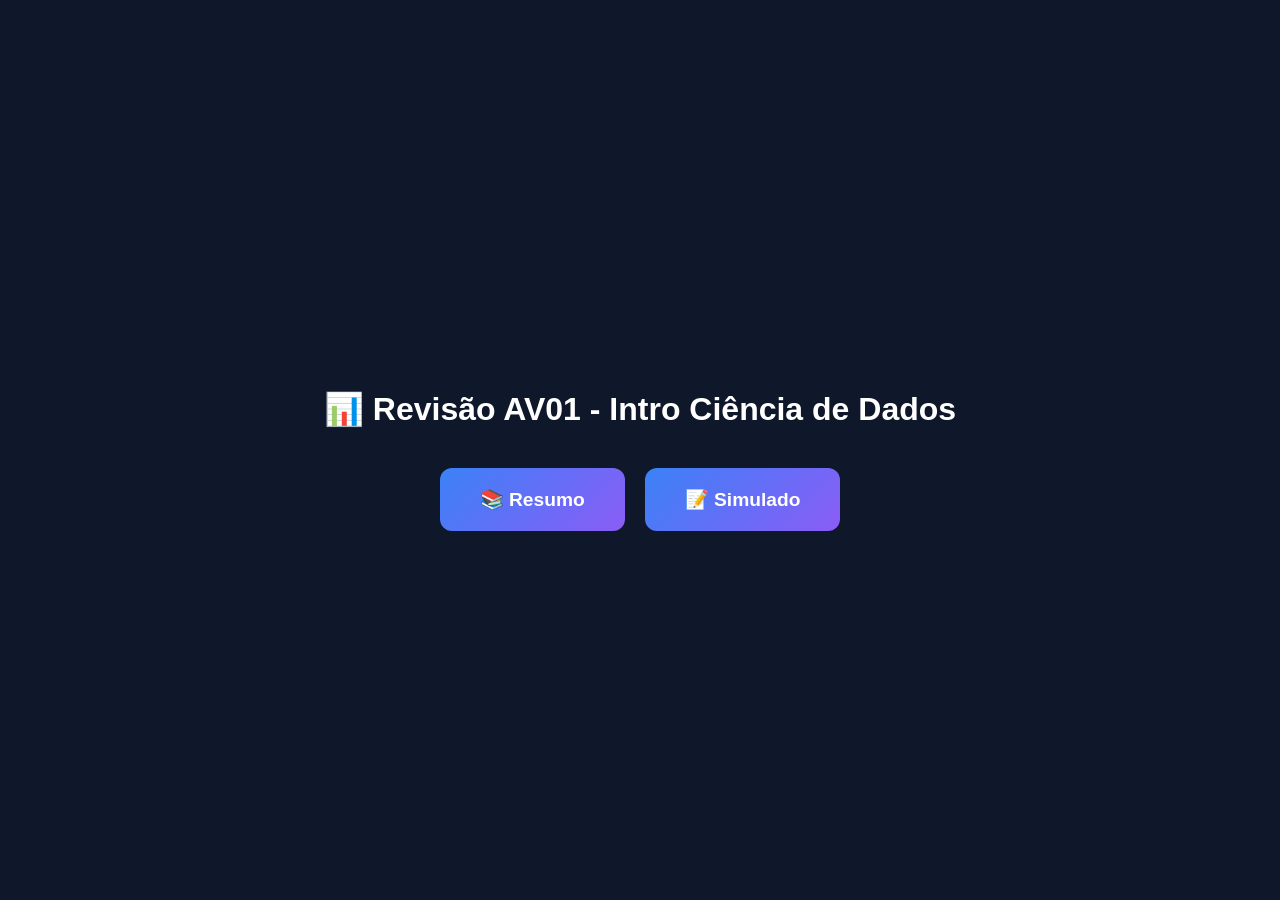
<file: index.html>
<!DOCTYPE html>
<html lang="pt-BR">
<head>
    <meta charset="UTF-8">
    <meta name="viewport" content="width=device-width, initial-scale=1.0">
    <title>Revisão AV01 - Intro Ciência de Dados</title>
    <style>
        body {
            font-family: sans-serif;
            display: flex;
            flex-direction: column;
            align-items: center;
            justify-content: center;
            min-height: 100vh;
            margin: 0;
            background: #0f172a;
            color: white;
        }
        h1 { margin-bottom: 40px; font-size: 2rem; }
        .links { display: flex; gap: 20px; }
        a {
            padding: 20px 40px;
            border-radius: 12px;
            text-decoration: none;
            font-size: 1.2rem;
            font-weight: bold;
            color: white;
            background: linear-gradient(135deg, #3b82f6, #8b5cf6);
            transition: transform 0.2s;
        }
        a:hover { transform: translateY(-4px); }
    </style>
</head>
<body>
    <h1>📊 Revisão AV01 - Intro Ciência de Dados</h1>
    <div class="links">
        <a href="resumo/resumo.html">📚 Resumo</a>
        <a href="simulado/">📝 Simulado</a>
    </div>
</body>
</html>
</file>
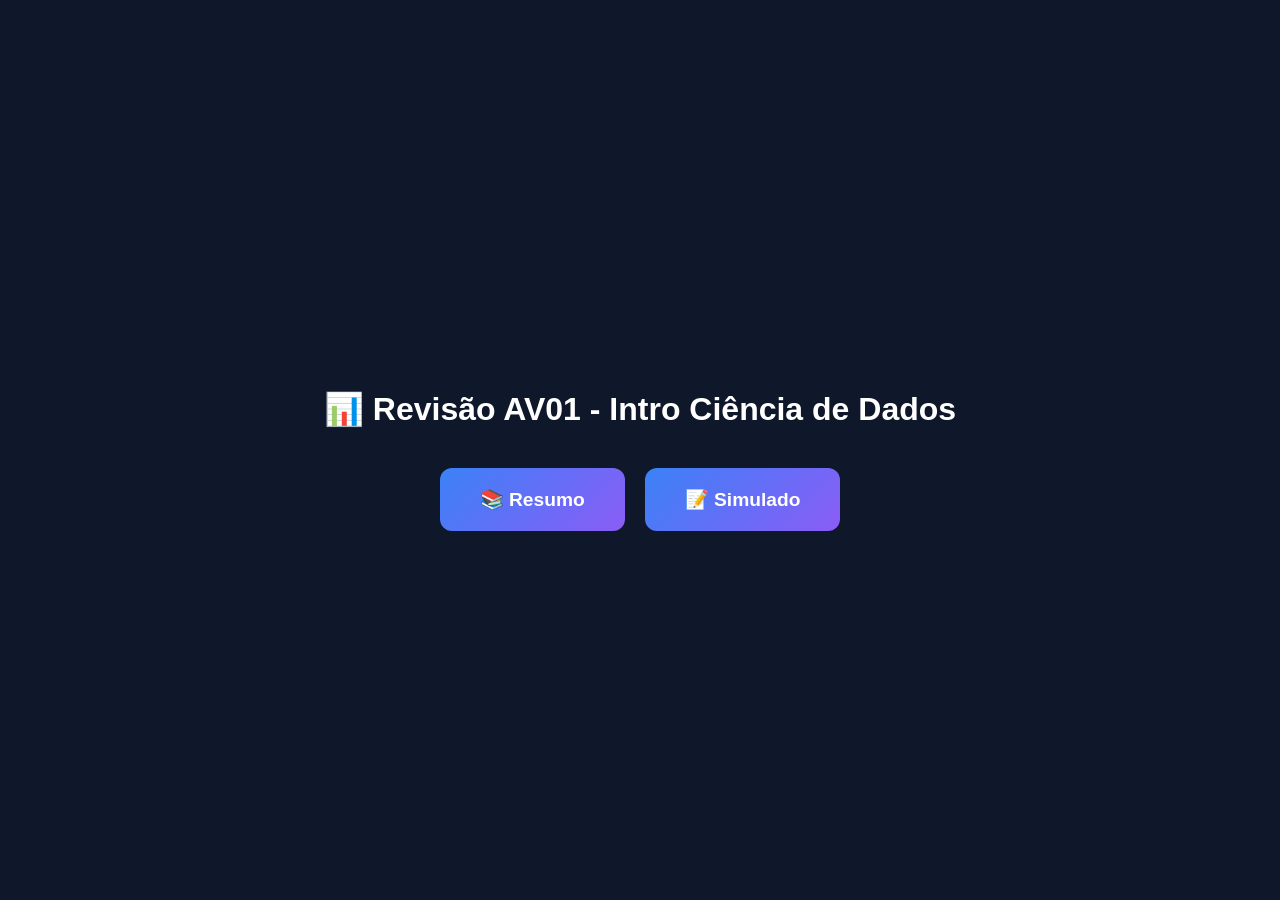
<file: resumo/index.html>
<!DOCTYPE html>
<html lang="pt-BR">
<head>
    <meta charset="UTF-8">
    <meta name="viewport" content="width=device-width, initial-scale=1.0">
    <title>Revisão AV01 - Intro Ciência de Dados</title>
    <style>
        body {
            font-family: sans-serif;
            display: flex;
            flex-direction: column;
            align-items: center;
            justify-content: center;
            min-height: 100vh;
            margin: 0;
            background: #0f172a;
            color: white;
        }
        h1 { margin-bottom: 40px; font-size: 2rem; }
        .links { display: flex; gap: 20px; }
        a {
            padding: 20px 40px;
            border-radius: 12px;
            text-decoration: none;
            font-size: 1.2rem;
            font-weight: bold;
            color: white;
            background: linear-gradient(135deg, #3b82f6, #8b5cf6);
            transition: transform 0.2s;
        }
        a:hover { transform: translateY(-4px); }
    </style>
</head>
<body>
    <h1>📊 Revisão AV01 - Intro Ciência de Dados</h1>
    <div class="links">
        <a href="resumo.html">📚 Resumo</a>
        <a href="simulado/">📝 Simulado</a>
    </div>
</body>
</html>
</file>
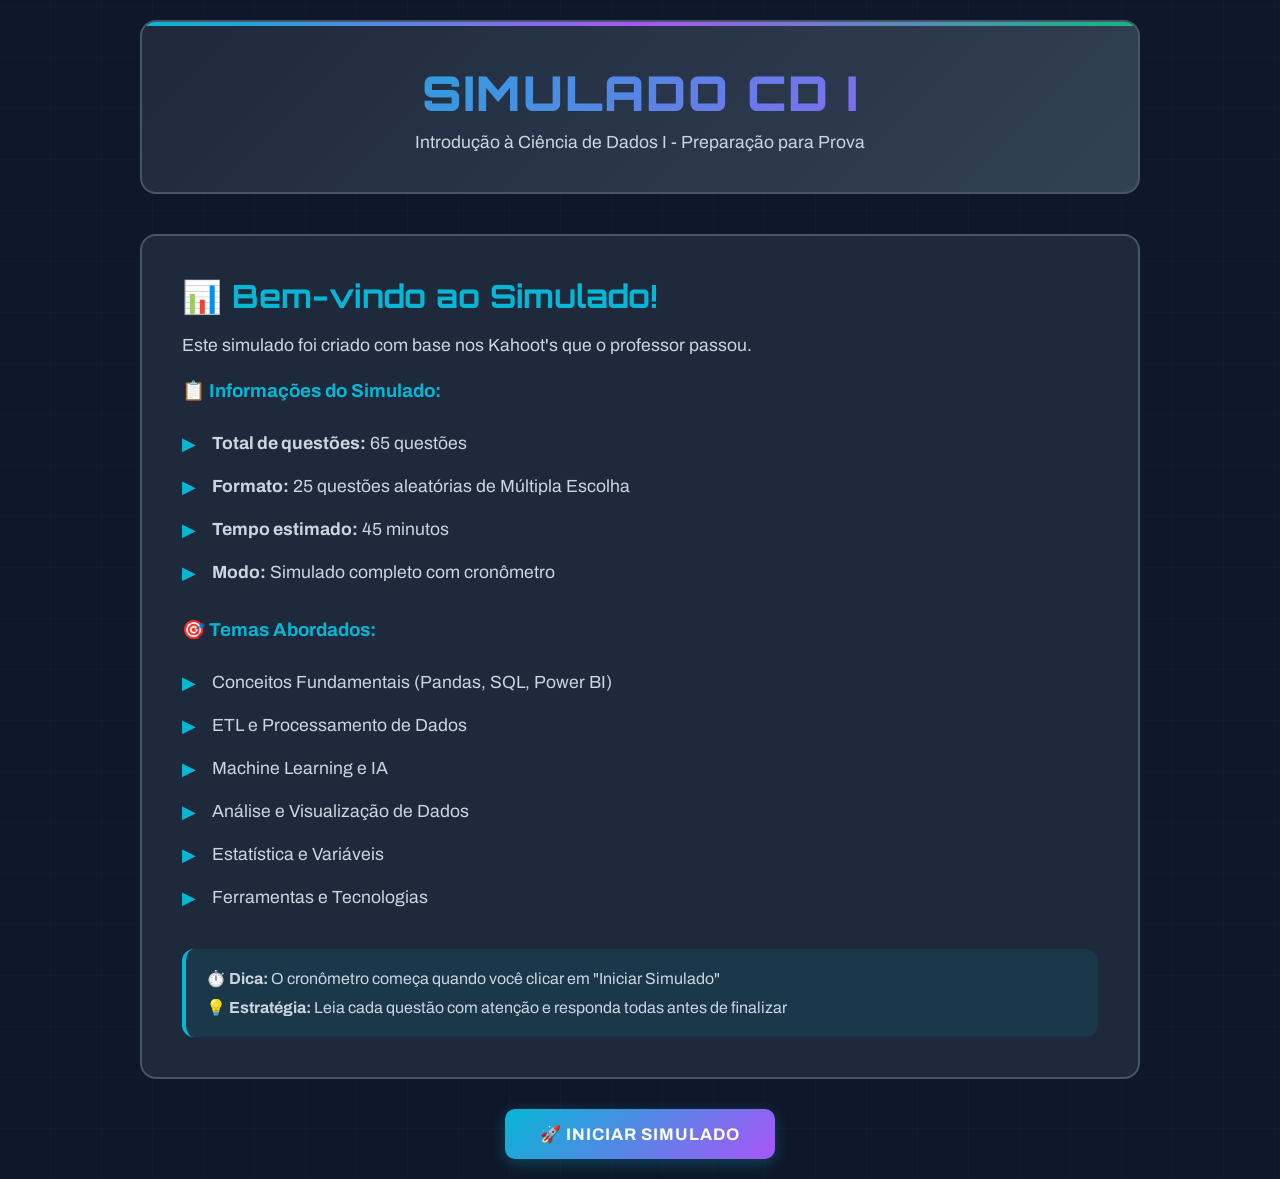
<file: simulado/index.html>
<!DOCTYPE html>
<html lang="pt-BR">
<head>
    <meta charset="UTF-8">
    <meta name="viewport" content="width=device-width, initial-scale=1.0">
    <title>Simulado - Ciência de Dados I</title>
    <link href="https://fonts.googleapis.com/css2?family=Orbitron:wght@700;900&family=Archivo:wght@400;600;700&display=swap" rel="stylesheet">
    <link rel="stylesheet" href="style.css">
</head>
<body>
    <div class="container">
        <div class="header">
            <h1>Simulado CD I</h1>
            <p>Introdução à Ciência de Dados I - Preparação para Prova</p>
        </div>

        <!-- Tela de Boas-Vindas -->
        <div class="welcome-screen active">
            <div class="welcome-card">
                <h2>📊 Bem-vindo ao Simulado!</h2>
                <p style="color: var(--text-secondary); font-size: 1.1rem; margin-bottom: 20px;">
                    Este simulado foi criado com base nos Kahoot's que o professor passou.
                </p>
                
                <h3 style="color: var(--accent-cyan); margin: 25px 0 15px 0;">📋 Informações do Simulado:</h3>
                <ul>
                    <li><strong>Total de questões:</strong> 65 questões</li>
                    <li><strong>Formato:</strong> 25 questões aleatórias de Múltipla Escolha</li>
                    <li><strong>Tempo estimado:</strong> 45 minutos</li>
                    <li><strong>Modo:</strong> Simulado completo com cronômetro</li>
                </ul>

                <h3 style="color: var(--accent-cyan); margin: 25px 0 15px 0;">🎯 Temas Abordados:</h3>
                <ul>
                    <li>Conceitos Fundamentais (Pandas, SQL, Power BI)</li>
                    <li>ETL e Processamento de Dados</li>
                    <li>Machine Learning e IA</li>
                    <li>Análise e Visualização de Dados</li>
                    <li>Estatística e Variáveis</li>
                    <li>Ferramentas e Tecnologias</li>
                </ul>

                <div style="margin-top: 30px; padding: 20px; background: rgba(6, 182, 212, 0.1); border-radius: 12px; border-left: 4px solid var(--accent-cyan);">
                    <p style="color: var(--text-secondary); margin-bottom: 10px;">
                        ⏱️ <strong>Dica:</strong> O cronômetro começa quando você clicar em "Iniciar Simulado"
                    </p>
                    <p style="color: var(--text-secondary);">
                        💡 <strong>Estratégia:</strong> Leia cada questão com atenção e responda todas antes de finalizar
                    </p>
                </div>
            </div>

            <div class="navigation">
                <button class="btn btn-primary" onclick="startExam()">🚀 Iniciar Simulado</button>
            </div>
        </div>

        <!-- Tela do Exame -->
        <div class="exam-screen">
            <div class="timer-display" id="timer">45:00</div>

            <div class="progress-container">
                <div class="progress-bar">
                    <div class="progress-fill" id="progressBar"></div>
                </div>
                <div class="progress-text" id="progressText">Questão 1 de 65</div>
            </div>

            <div class="question-card" id="questionCard">
                <!-- Questões serão inseridas aqui dinamicamente -->
            </div>

            <div class="navigation">
                <button class="btn btn-secondary" id="prevBtn" onclick="prevQuestion()">◄ Anterior</button>
                <button class="btn btn-primary" id="nextBtn" onclick="nextQuestion()">Próxima ►</button>
                <button class="btn btn-primary" id="finishBtn" onclick="finishExam()" style="display: none;">✓ Finalizar</button>
            </div>
        </div>

        <!-- Tela de Resultados -->
        <div class="results-screen">
            <div class="results-card">
                <h2 style="font-family: 'Orbitron', sans-serif; color: var(--accent-cyan); margin-bottom: 10px;">
                    🎉 Simulado Concluído!
                </h2>
                <div class="score-display" id="scoreDisplay">0%</div>
                <div class="score-message" id="scoreMessage"></div>

                <div class="stats-grid">
                    <div class="stat-item">
                        <div class="stat-value" style="color: var(--accent-green);" id="correctCount">0</div>
                        <div class="stat-label">Acertos</div>
                    </div>
                    <div class="stat-item">
                        <div class="stat-value" style="color: var(--accent-red);" id="wrongCount">0</div>
                        <div class="stat-label">Erros</div>
                    </div>
                    <div class="stat-item">
                        <div class="stat-value" style="color: var(--accent-yellow);" id="timeSpent">0:00</div>
                        <div class="stat-label">Tempo Gasto</div>
                    </div>
                </div>
            </div>

            <div class="review-section" id="reviewSection">
                <!-- Revisão das questões será inserida aqui -->
            </div>

            <div class="navigation">
                <button class="btn btn-primary" onclick="restartExam()">🔄 Refazer Simulado</button>
            </div>
        </div>
    </div>

    <script>
        const allQuestions = [
            // CONCEITOS FUNDAMENTAIS
            {
                question: "Pandas é um exemplo de:",
                options: [
                    { text: "Pacote R", correct: false },
                    { text: "Banco de dados relacional", correct: false },
                    { text: "Biblioteca Python", correct: true },
                    { text: "NDA", correct: false }
                ],
                category: "Conceitos Fundamentais",
                explanation: "Pandas é uma biblioteca Python amplamente usada para manipulação e análise de dados."
            },
            {
                question: "Qual extensão de arquivo a seguir diz respeito a uma planilha do Excel?",
                options: [
                    { text: ".JSON", correct: false },
                    { text: ".PDF", correct: false },
                    { text: ".XLSX", correct: true },
                    { text: ".JPYNB", correct: false }
                ],
                category: "Conceitos Fundamentais",
                explanation: ".XLSX é a extensão moderna de arquivos do Microsoft Excel."
            },
            {
                question: "SQL é uma linguagem usada para:",
                options: [
                    { text: "Consultar bancos de dados relacionais", correct: true },
                    { text: "Criar gráficos no Power BI", correct: false },
                    { text: "Treinar modelos de machine learning", correct: false },
                    { text: "Editar imagens", correct: false }
                ],
                category: "Conceitos Fundamentais",
                explanation: "SQL (Structured Query Language) é a linguagem padrão para consultar e manipular bancos de dados relacionais."
            },
            {
                question: "Na análise de dados, 'outlier' é um valor que está dentro do padrão esperado.",
                options: [
                    { text: "Verdadeiro", correct: false },
                    { text: "Falso", correct: true }
                ],
                category: "Conceitos Fundamentais",
                explanation: "Outlier é um valor que está FORA do padrão esperado, sendo uma anomalia nos dados."
            },
            {
                question: "Qual comando SQL retorna todas as linhas e colunas de uma tabela chamada clientes?",
                options: [
                    { text: "GET * FROM clientes", correct: false },
                    { text: "DELETE * FROM clientes", correct: false },
                    { text: "UPDATE clientes", correct: false },
                    { text: "SELECT * FROM clientes", correct: true }
                ],
                category: "Conceitos Fundamentais",
                explanation: "SELECT * FROM é o comando SQL padrão para selecionar todas as colunas de uma tabela."
            },
            {
                question: "Power BI é apenas uma ferramenta de visualização e não permite transformação e modelagem de dados.",
                options: [
                    { text: "Verdadeiro", correct: false },
                    { text: "Falso", correct: true }
                ],
                category: "Conceitos Fundamentais",
                explanation: "Power BI permite visualização, transformação e modelagem de dados através do Power Query e DAX."
            },
            {
                question: "É um exemplo de variável quantitativa discreta:",
                options: [
                    { text: "Qtd de Filhos", correct: true },
                    { text: "Salário", correct: false },
                    { text: "Reconhecimento", correct: false },
                    { text: "Nenhuma das Anteriores", correct: false }
                ],
                category: "Estatística",
                explanation: "Quantidade de filhos é discreta pois só aceita valores inteiros (não pode ter 2.5 filhos)."
            },
            {
                question: "'Underfitting' ocorre quando um modelo é muito simples e não captura o padrão dos dados.",
                options: [
                    { text: "Verdadeiro", correct: true },
                    { text: "Falso", correct: false }
                ],
                category: "Machine Learning",
                explanation: "Underfitting acontece quando o modelo é muito simples para capturar os padrões complexos dos dados."
            },

            // ETL E PROCESSAMENTO
            {
                question: "Qual tipo de dado seria mais apropriado para armazenar a coluna 'Idade' no banco?",
                options: [
                    { text: "Texto", correct: false },
                    { text: "Data/hora", correct: false },
                    { text: "Número Inteiro (Integer)", correct: true },
                    { text: "Booleano", correct: false }
                ],
                category: "ETL e Dados",
                explanation: "Idade é um número inteiro, portanto o tipo Integer é o mais apropriado."
            },
            {
                question: "Tableau e Looker Studio são exemplos de ferramentas que podem ser usadas para criar relatórios de dados interativos.",
                options: [
                    { text: "Verdadeiro", correct: true },
                    { text: "Falso", correct: false }
                ],
                category: "Visualização",
                explanation: "Ambas são ferramentas de BI para criação de dashboards e relatórios interativos."
            },
            {
                question: "O gráfico a seguir é denominado:",
                image: "https://images-cdn.kahoot.it/e2cbe49f-6a71-4bf1-9718-103536e8c655?auto=webp&dpr=1&width=600",
                options: [
                    { text: "Histograma", correct: false },
                    { text: "Gráfico de dispersão", correct: true },
                    { text: "Gráfico de barras", correct: false }
                ],
                category: "Visualização",
                explanation: "Um gráfico de dispersão (scatter plot) mostra pontos distribuídos em dois eixos."
            },
            {
                question: "A instrução df.head() no pandas serve para:",
                options: [
                    { text: "Salvar o dataframe em disco", correct: false },
                    { text: "Remover valores nulos", correct: false },
                    { text: "Ordenar por coluna", correct: false },
                    { text: "Mostrar as primeiras linhas do dataframe", correct: true }
                ],
                category: "Python/Pandas",
                explanation: "df.head() exibe as primeiras 5 linhas do DataFrame por padrão."
            },
            {
                question: "Qual comando inicializa um repositório Git em uma pasta local?",
                options: [
                    { text: "git start", correct: false },
                    { text: "git init", correct: true },
                    { text: "git create", correct: false },
                    { text: "git new", correct: false }
                ],
                category: "Git/Versionamento",
                explanation: "git init é o comando que inicializa um novo repositório Git."
            },
            {
                question: "O comando git add envia automaticamente as alterações para o GitHub.",
                options: [
                    { text: "Verdadeiro", correct: false },
                    { text: "Falso", correct: true }
                ],
                category: "Git/Versionamento",
                explanation: "git add apenas prepara os arquivos. É necessário git commit e git push para enviar ao GitHub."
            },
            {
                question: "Qual comando envia os commits locais para um repositório remoto (ex.: GitHub)?",
                options: [
                    { text: "git push", correct: true },
                    { text: "git upload", correct: false },
                    { text: "git commit", correct: false },
                    { text: "git send", correct: false }
                ],
                category: "Git/Versionamento",
                explanation: "git push envia os commits locais para o repositório remoto."
            },
            {
                question: "O comando bash 'cd ..' retorna à pasta anterior.",
                options: [
                    { text: "Verdadeiro", correct: true },
                    { text: "Falso", correct: false }
                ],
                category: "Terminal/Bash",
                explanation: "cd .. navega para o diretório pai (pasta anterior)."
            },
            {
                question: "O comando bash 'ls' mostra todos os arquivos de um diretório, inclusive os ocultos.",
                options: [
                    { text: "Verdadeiro", correct: false },
                    { text: "Falso", correct: true }
                ],
                category: "Terminal/Bash",
                explanation: "ls mostra apenas arquivos visíveis. Para ver ocultos, use 'ls -a'."
            },

            // MACHINE LEARNING E IA
            {
                question: "Deploy é a fase onde os dados são limpos e transformados antes da análise.",
                options: [
                    { text: "Verdadeiro", correct: false },
                    { text: "Falso", correct: true }
                ],
                category: "Machine Learning",
                explanation: "Deploy é a fase de implantação do modelo em produção. A limpeza de dados faz parte do ETL."
            },
            {
                question: "Dentre as alternativas a seguir, qual figura como uma etapa essencial no processo de transformação de dados brutos?",
                options: [
                    { text: "Limpeza, transformação e garantia e qualidade dos dados", correct: true },
                    { text: "Converter tudo para strings sem regras", correct: false },
                    { text: "Remover todos os metadados originais", correct: false },
                    { text: "Ignorar valores ausentes para dentro dos dados", correct: false }
                ],
                category: "ETL e Dados",
                explanation: "A transformação de dados envolve limpeza, transformação e garantia de qualidade."
            },
            {
                question: "Qual dos formatos de dados abaixo é estruturado e muito comum para troca de dados em BI?",
                options: [
                    { text: "JSON", correct: false },
                    { text: "PDF", correct: false },
                    { text: "DOCX", correct: false },
                    { text: "XLSX", correct: true }
                ],
                category: "Formatos de Dados",
                explanation: "XLSX (Excel) é estruturado e amplamente usado em Business Intelligence."
            },
            {
                question: "A linha central dentro da caixa no boxplot representa a média das observações.",
                image: "https://images-cdn.kahoot.it/da5fe29c-2d2f-463b-884b-cda4eec48456?auto=webp&dpr=1&width=600",
                options: [
                    { text: "Verdadeiro", correct: false },
                    { text: "Falso", correct: true }
                ],
                category: "Estatística",
                explanation: "A linha central do boxplot representa a MEDIANA, não a média."
            },
            {
                question: "Sobre o boxplot, os pontos escuros nas extremidades do gráfico representam:",
                image: "https://images-cdn.kahoot.it/da5fe29c-2d2f-463b-884b-cda4eec48456?auto=webp&dpr=1&width=600",
                options: [
                    { text: "Valores Nulos", correct: false },
                    { text: "Outliers", correct: true },
                    { text: "Probabilidades", correct: false },
                    { text: "Quartis", correct: false }
                ],
                category: "Estatística",
                explanation: "Os pontos nas extremidades do boxplot são outliers (valores atípicos)."
            },
            {
                question: "AWS, GCP e AZURE são exemplos de provedores de computação em nuvem.",
                options: [
                    { text: "Verdadeiro", correct: true },
                    { text: "Falso", correct: false }
                ],
                category: "Cloud Computing",
                explanation: "Amazon Web Services, Google Cloud Platform e Microsoft Azure são os principais provedores de cloud."
            },
            {
                question: "Após o advento do PowerBI, os aplicativos de planilha como Excel e Sheets tornaram-se irrelevantes e desnecessários.",
                options: [
                    { text: "Verdadeiro", correct: false },
                    { text: "Falso", correct: true }
                ],
                category: "Ferramentas",
                explanation: "Excel e Sheets continuam essenciais para análise de dados, mesmo com ferramentas de BI."
            },
            {
                question: "Constitui um exemplo de modelo de Machine Learning Não Supervisionado:",
                options: [
                    { text: "Árvore de Decisão", correct: false },
                    { text: "Regressão Logística", correct: false },
                    { text: "K-Means", correct: true },
                    { text: "Xgboost", correct: false }
                ],
                category: "Machine Learning",
                explanation: "K-Means é um algoritmo de clusterização não supervisionado."
            },
            {
                question: "A Inteligência Artificial surgiu no ano de 2022 com o advento do ChatGPT.",
                options: [
                    { text: "Verdadeiro", correct: false },
                    { text: "Falso", correct: true }
                ],
                category: "IA",
                explanation: "IA existe desde os anos 1950. ChatGPT é apenas uma aplicação recente de IA generativa."
            },
            {
                question: "No contexto da Inteligência Artificial generativa, a sigla LLM diz respeito a:",
                options: [
                    { text: "Large Language Models", correct: true },
                    { text: "Large Learning Machine", correct: false },
                    { text: "Linear Logistic Models", correct: false },
                    { text: "Nenhuma das anteriores", correct: false }
                ],
                category: "IA",
                explanation: "LLM significa Large Language Models (Modelos de Linguagem de Grande Escala)."
            },
            {
                question: "Em Machine Learning, um problema de classificação é aquele em que o objetivo é:",
                options: [
                    { text: "Prever um valor numérico", correct: false },
                    { text: "Organizar arquivos em pastas", correct: false },
                    { text: "Gerar texto automaticamente", correct: false },
                    { text: "Prever categorias (ex: spam/não spam)", correct: true }
                ],
                category: "Machine Learning",
                explanation: "Classificação prevê categorias/classes discretas, não valores contínuos."
            },
            {
                question: "NLP (Natural Language Processing) é uma vertente da IA que trabalha principalmente com:",
                options: [
                    { text: "Processamento automático de imagens", correct: false },
                    { text: "Texto e linguagem humana", correct: true },
                    { text: "Planilhas financeiras", correct: false },
                    { text: "Nenhuma das anteriores", correct: false }
                ],
                category: "IA",
                explanation: "NLP (Processamento de Linguagem Natural) lida com texto e linguagem humana."
            },
            {
                question: "Se um conjunto de dados tem valores muito extremos (outliers), qual medida tende a ser mais afetada?",
                options: [
                    { text: "Média", correct: true },
                    { text: "Mediana", correct: false },
                    { text: "Moda", correct: false }
                ],
                category: "Estatística",
                explanation: "A média é sensível a outliers. A mediana é mais robusta a valores extremos."
            },

            // ESTATÍSTICA E ANÁLISE
            {
                question: "População representa apenas uma parte dos indivíduos em estudo.",
                options: [
                    { text: "Verdadeiro", correct: false },
                    { text: "Falso", correct: true }
                ],
                category: "Estatística",
                explanation: "População é o conjunto TOTAL de indivíduos. Amostra é que representa apenas uma parte."
            },
            {
                question: "Amostras são utilizadas apenas quando queremos reduzir custos, mas não impactam a qualidade das análises.",
                options: [
                    { text: "Verdadeiro", correct: false },
                    { text: "Falso", correct: true }
                ],
                category: "Estatística",
                explanation: "Amostras reduzem custos mas devem ser representativas para não comprometer a qualidade."
            },
            {
                question: "Parâmetros descrevem características da população, enquanto estimadores são calculados a partir de amostras.",
                options: [
                    { text: "Verdadeiro", correct: true },
                    { text: "Falso", correct: false }
                ],
                category: "Estatística",
                explanation: "Parâmetros = população (fixos). Estimadores/Estatísticas = amostra (variam)."
            },
            {
                question: "Variáveis quantitativas contínuas não aceitam valores decimais.",
                options: [
                    { text: "Verdadeiro", correct: false },
                    { text: "Falso", correct: true }
                ],
                category: "Estatística",
                explanation: "Variáveis contínuas ACEITAM valores decimais (ex: altura 1.75m, peso 70.5kg)."
            },
            {
                question: "Variáveis qualitativas representam características categóricas e não numéricas.",
                options: [
                    { text: "Verdadeiro", correct: true },
                    { text: "Falso", correct: false }
                ],
                category: "Estatística",
                explanation: "Variáveis qualitativas representam categorias (ex: cor, sexo, estado civil)."
            },
            {
                question: "A amostra deve ser representativa da população para que possamos fazer inferências confiáveis.",
                options: [
                    { text: "Verdadeiro", correct: true },
                    { text: "Falso", correct: false }
                ],
                category: "Estatística",
                explanation: "Uma amostra representativa é essencial para generalizar resultados para a população."
            },
            {
                question: "A variável 'satisfação do cliente' medida em uma escala de 1 a 5 é quantitativa discreta.",
                options: [
                    { text: "Verdadeiro", correct: false },
                    { text: "Falso", correct: true }
                ],
                category: "Estatística",
                explanation: "Satisfação 1-5 é qualitativa ordinal (escala Likert), não quantitativa."
            },
            {
                question: "A variável 'estado civil' é qualitativa nominal.",
                options: [
                    { text: "Verdadeiro", correct: true },
                    { text: "Falso", correct: false }
                ],
                category: "Estatística",
                explanation: "Estado civil (solteiro, casado, divorciado) é qualitativa nominal - não há ordem natural."
            },
            {
                question: "A variável 'renda mensal em reais' é quantitativa contínua.",
                options: [
                    { text: "Verdadeiro", correct: true },
                    { text: "Falso", correct: false }
                ],
                category: "Estatística",
                explanation: "Renda pode assumir qualquer valor decimal, portanto é quantitativa contínua."
            },
            {
                question: "A variável 'faixa etária' (0-18, 19-30, 31-60...) é qualitativa ordinal.",
                options: [
                    { text: "Verdadeiro", correct: true },
                    { text: "Falso", correct: false }
                ],
                category: "Estatística",
                explanation: "Faixa etária tem ordem natural mas são categorias, logo é qualitativa ordinal."
            },

            // BANCOS DE DADOS E SQL
            {
                question: "Qual fonte de dados é conhecida por ser frágil e potencialmente obsoleta em termos de uso de sites?",
                options: [
                    { text: "API pública", correct: false },
                    { text: "Web scraping", correct: true },
                    { text: "NDA", correct: false }
                ],
                category: "Coleta de Dados",
                explanation: "Web scraping é frágil pois depende da estrutura do site, que pode mudar a qualquer momento."
            },
            {
                question: "Tomar decisões baseadas apenas na intuição geralmente evita desperdício de recursos.",
                options: [
                    { text: "Verdadeiro", correct: false },
                    { text: "Falso", correct: true }
                ],
                category: "Análise de Dados",
                explanation: "Decisões baseadas apenas em intuição podem desperdiçar recursos. Dados ajudam a tomar decisões informadas."
            },
            {
                question: "Dados não estruturados são aqueles organizados em linhas e colunas (tabelas/planilhas).",
                options: [
                    { text: "Verdadeiro", correct: false },
                    { text: "Falso", correct: true }
                ],
                category: "Tipos de Dados",
                explanation: "Dados ESTRUTURADOS são organizados em tabelas. Não estruturados são textos, imagens, vídeos."
            },
            {
                question: "Arquivos .xlsx têm melhor desempenho de leitura e compressão, mas menor flexibilidade específicas para acesso.",
                options: [
                    { text: "Verdadeiro", correct: false },
                    { text: "Falso", correct: true }
                ],
                category: "Formatos de Dados",
                explanation: "XLSX tem boa compressão mas é mais pesado que formatos como CSV ou Parquet para processamento."
            },
            {
                question: "Uma imagem (.jpg) é um exemplo de dado estruturado.",
                options: [
                    { text: "Verdadeiro", correct: false },
                    { text: "Falso", correct: true }
                ],
                category: "Tipos de Dados",
                explanation: "Imagens são dados NÃO estruturados. Dados estruturados são tabelas/planilhas."
            },
            {
                question: "Uma variável do tipo Booleano armazena valores lógicos binários, por exemplo True/False.",
                options: [
                    { text: "Verdadeiro", correct: true },
                    { text: "Falso", correct: false }
                ],
                category: "Tipos de Dados",
                explanation: "Booleano armazena apenas dois valores: True (verdadeiro) ou False (falso)."
            },
            {
                question: "A etapa de Transform no processo ETL costuma consumir a maior parte do tempo do profissional de dados.",
                options: [
                    { text: "Verdadeiro", correct: true },
                    { text: "Falso", correct: false }
                ],
                category: "ETL",
                explanation: "A transformação (limpeza, formatação, agregação) é a etapa mais demorada do ETL."
            },
            {
                question: "Qual tipo de variável é mais apropriado para o valor 3.14?",
                options: [
                    { text: "String", correct: false },
                    { text: "Float", correct: true },
                    { text: "NDA", correct: false }
                ],
                category: "Tipos de Dados",
                explanation: "Float (ponto flutuante) é usado para valores decimais/monetários."
            },
            {
                question: "Consideram-se como semi estruturadas os dados com estrutura parcial e metadados, como por exemplo JSON ou XML.",
                options: [
                    { text: "Verdadeiro", correct: true },
                    { text: "Falso", correct: false }
                ],
                category: "Tipos de Dados",
                explanation: "Dados semi-estruturados têm alguma organização mas não seguem schema rígido (JSON, XML)."
            },
            {
                question: "Em um Banco de dados relacional (SQL) cada tabela tem um esquema fixo e liga-se a outras por meio de chaves (joins).",
                options: [
                    { text: "Verdadeiro", correct: true },
                    { text: "Falso", correct: false }
                ],
                category: "Bancos de Dados",
                explanation: "Bancos relacionais têm schema fixo e usam chaves primárias/estrangeiras para relacionamentos."
            },
            {
                question: "Para formar o processo que chamamos de data storytelling, a visualização de dados junta-se a ...",
                options: [
                    { text: "Comunicação", correct: false },
                    { text: "Matemática essencial", correct: false },
                    { text: "Computação integrada", correct: false },
                    { text: "Gestão de planilha", correct: true }
                ],
                category: "Visualização",
                explanation: "Data storytelling combina visualização + narrativa + contexto para contar histórias com dados."
            },

            // FERRAMENTAS E TECNOLOGIAS
            {
                question: "Em Power BI, DAX é usado para:",
                options: [
                    { text: "Criar medidas e cálculos no modelo de dados", correct: true },
                    { text: "Escrever queries SQL no banco", correct: false },
                    { text: "Editar imagens no relatório", correct: false },
                    { text: "Nenhuma das Anteriores", correct: false }
                ],
                category: "Power BI",
                explanation: "DAX (Data Analysis Expressions) é usado para criar medidas e cálculos em Power BI."
            },
            {
                question: "Qual das opções abaixo NÃO é uma variável típica do método de dados?",
                options: [
                    { text: "Perfil profissional", correct: true },
                    { text: "Analytics Engineer", correct: false },
                    { text: "Engenheiro de dados", correct: false },
                    { text: "Cientista de dados", correct: false }
                ],
                category: "Carreiras",
                explanation: "Perfil profissional é genérico. As outras são carreiras específicas de dados."
            },
            {
                question: "O engenheiro de dados se preocupa com ferramentas de Big Data como Spark, pois esse é o domínio mais central.",
                options: [
                    { text: "Verdadeiro", correct: true },
                    { text: "Falso", correct: false }
                ],
                category: "Carreiras",
                explanation: "Engenheiros de dados trabalham com infraestrutura e processamento de grandes volumes (Big Data)."
            },
            {
                question: "Análise descritiva é só responsabilidade do cientista é não do analista, porquê o cientista é que é analítico.",
                options: [
                    { text: "Verdadeiro", correct: false },
                    { text: "Falso", correct: true }
                ],
                category: "Carreiras",
                explanation: "Análise descritiva é responsabilidade TANTO de analistas quanto de cientistas de dados."
            },
            {
                question: "Principalmente de Linguagens Naturais (NLP) é um exemplo de ação que o cientista faz muito devido às exigências de dados.",
                options: [
                    { text: "Verdadeiro", correct: true },
                    { text: "Falso", correct: false }
                ],
                category: "IA/NLP",
                explanation: "Cientistas de dados frequentemente trabalham com NLP para processar textos e linguagem."
            },
            {
                question: "É um desafio comum em Machine Learning:",
                options: [
                    { text: "Dados perdidos", correct: false },
                    { text: "Dados curtos", correct: false },
                    { text: "Modelo educado", correct: false },
                    { text: "Nenhuma das anteriores", correct: true }
                ],
                category: "Machine Learning",
                explanation: "Desafios comuns incluem: overfitting, underfitting, dados desbalanceados, features ruins."
            },
            {
                question: "No aprendizado supervisionado, o modelo aprende apenas sem necessitar e gerar em dados não rotulados.",
                options: [
                    { text: "Verdadeiro", correct: false },
                    { text: "Falso", correct: true }
                ],
                category: "Machine Learning",
                explanation: "Aprendizado supervisionado PRECISA de dados rotulados para treinar."
            },
            {
                question: "Overfitting ocorre quando o modelo se ajusta demais aos dados de treinamento e perde capacidade de generalização.",
                options: [
                    { text: "Verdadeiro", correct: true },
                    { text: "Falso", correct: false }
                ],
                category: "Machine Learning",
                explanation: "Overfitting = modelo decora os dados de treino mas falha em dados novos."
            },
            {
                question: "Problemas de regressão envolvem a previsão de variáveis qualitativas categóricas.",
                options: [
                    { text: "Verdadeiro", correct: false },
                    { text: "Falso", correct: true }
                ],
                category: "Machine Learning",
                explanation: "Regressão prevê valores NUMÉRICOS contínuos. Classificação prevê categorias."
            },
            {
                question: "Modelos baseados em transformers começaram a chamar a atenção da mídia em 2022, com a ascensão do ChatGPT.",
                options: [
                    { text: "Verdadeiro", correct: true },
                    { text: "Falso", correct: false }
                ],
                category: "IA",
                explanation: "ChatGPT (GPT-3.5/4) popularizou transformers em 2022, mas a arquitetura existe desde 2017."
            },
            {
                question: "Dados não estruturados incluem textos, imagens e áudios que não seguem formato tabular.",
                options: [
                    { text: "Verdadeiro", correct: true },
                    { text: "Falso", correct: false }
                ],
                category: "Tipos de Dados",
                explanation: "Dados não estruturados não têm schema fixo: textos, imagens, áudios, vídeos."
            },
            {
                question: "Dados que são estruturados incluem textos de imagem e aplicação em tarefas de Machine Learning Não Supervisionado.",
                options: [
                    { text: "Verdadeiro", correct: false },
                    { text: "Falso", correct: true }
                ],
                category: "Tipos de Dados",
                explanation: "Textos e imagens são dados NÃO estruturados. Dados estruturados são tabelas."
            },
            {
                question: "O Deep Learning fez surte do campo da Inteligência Artificial.",
                options: [
                    { text: "Verdadeiro", correct: true },
                    { text: "Falso", correct: false }
                ],
                category: "IA",
                explanation: "Deep Learning é uma subcategoria de Machine Learning, que por sua vez é subcategoria de IA."
            },
            {
                question: "Prevemos de IA generativa conseguem a predição de uma pequena quantidade de dados para situações variadas.",
                options: [
                    { text: "Verdadeiro", correct: false },
                    { text: "Falso", correct: true }
                ],
                category: "IA",
                explanation: "IA generativa PRECISA de GRANDES quantidades de dados para treinar modelos robustos."
            }
        ];

        let questions = [];
        const selectedQuestionCount = 25;
        let currentQuestion = 0;
        let userAnswers = [];
        let startTime;
        let timerInterval;
        let timeLimit = 45 * 60; // 45 minutos em segundos
        let timeRemaining = timeLimit;

        function getRandomQuestions(array, count) {
            const copy = [...array];
            for (let i = copy.length - 1; i > 0; i--) {
                const j = Math.floor(Math.random() * (i + 1));
                [copy[i], copy[j]] = [copy[j], copy[i]];
            }
            return copy.slice(0, Math.min(count, copy.length));
        }

        function startExam() {
            questions = getRandomQuestions(allQuestions, selectedQuestionCount);
            currentQuestion = 0;
            userAnswers = [];

            document.querySelector('.welcome-screen').classList.remove('active');
            document.querySelector('.exam-screen').classList.add('active');
            
            startTime = Date.now();
            startTimer();
            displayQuestion();
        }

        function startTimer() {
            timerInterval = setInterval(() => {
                timeRemaining--;
                updateTimerDisplay();
                
                if (timeRemaining <= 0) {
                    clearInterval(timerInterval);
                    finishExam();
                }
                
                if (timeRemaining <= 300) { // 5 minutos
                    document.getElementById('timer').classList.add('warning');
                }
            }, 1000);
        }

        function updateTimerDisplay() {
            const minutes = Math.floor(timeRemaining / 60);
            const seconds = timeRemaining % 60;
            document.getElementById('timer').textContent = 
                `${minutes.toString().padStart(2, '0')}:${seconds.toString().padStart(2, '0')}`;
        }

        function displayQuestion() {
            const question = questions[currentQuestion];
            const card = document.getElementById('questionCard');
            
            let optionsHTML = '';
            question.options.forEach((option, index) => {
                const isSelected = userAnswers[currentQuestion] === index;
                optionsHTML += `
                    <div class="option ${isSelected ? 'selected' : ''}" onclick="selectOption(${index})">
                        <input type="radio" name="question${currentQuestion}" id="option${index}" 
                               ${isSelected ? 'checked' : ''}>
                        <label for="option${index}">${option.text}</label>
                    </div>
                `;
            });
            
            const userAnswer = userAnswers[currentQuestion];
            let feedbackHTML = '';
            if (userAnswer !== undefined) {
                const answeredCorrect = question.options[userAnswer].correct;
                const correctAnswerIndex = question.options.findIndex(opt => opt.correct);
                const correctText = question.options[correctAnswerIndex].text;
                feedbackHTML = `
                    <div class="answer-feedback ${answeredCorrect ? 'correct' : 'incorrect'}">
                        ${answeredCorrect ? '✅ Você acertou essa questão!' : '❌ Você errou essa questão.'}
                        ${answeredCorrect ? '' : `<div class="correct-answer-feedback">Resposta correta: ${correctText}</div>`}
                    </div>
                `;
            }

            const imageHTML = question.image ? `
                <div class="question-image" style="margin: 20px 0; text-align: center;">
                    <img src="${question.image}" alt="Imagem da questão" style="max-width: 100%; border-radius: 12px;">
                </div>
            ` : '';

            card.innerHTML = `
                <span class="category-badge">${question.category}</span>
                <span class="question-number">Questão ${currentQuestion + 1} de ${questions.length}</span>
                <div class="question-text">${question.question}</div>
                ${imageHTML}
                <div class="options">
                    ${optionsHTML}
                </div>
                ${feedbackHTML}
            `;
            
            updateProgress();
            updateNavigationButtons();
        }

        function selectOption(index) {
            userAnswers[currentQuestion] = index;
            displayQuestion();
        }

        function nextQuestion() {
            if (currentQuestion < questions.length - 1) {
                currentQuestion++;
                displayQuestion();
            }
        }

        function prevQuestion() {
            if (currentQuestion > 0) {
                currentQuestion--;
                displayQuestion();
            }
        }

        function updateProgress() {
            const progress = ((currentQuestion + 1) / questions.length) * 100;
            document.getElementById('progressBar').style.width = progress + '%';
            document.getElementById('progressText').textContent = 
                `Questão ${currentQuestion + 1} de ${questions.length}`;
        }

        function updateNavigationButtons() {
            document.getElementById('prevBtn').disabled = currentQuestion === 0;
            
            if (currentQuestion === questions.length - 1) {
                document.getElementById('nextBtn').style.display = 'none';
                document.getElementById('finishBtn').style.display = 'inline-block';
            } else {
                document.getElementById('nextBtn').style.display = 'inline-block';
                document.getElementById('finishBtn').style.display = 'none';
            }
        }

        function finishExam() {
            clearInterval(timerInterval);
            
            // Calcular resultados
            let correctCount = 0;
            questions.forEach((question, index) => {
                if (userAnswers[index] !== undefined && 
                    question.options[userAnswers[index]].correct) {
                    correctCount++;
                }
            });
            
            const wrongCount = questions.length - correctCount;
            const percentage = Math.round((correctCount / questions.length) * 100);
            const timeSpent = timeLimit - timeRemaining;
            const minutes = Math.floor(timeSpent / 60);
            const seconds = timeSpent % 60;
            
            // Exibir resultados
            document.querySelector('.exam-screen').classList.remove('active');
            document.querySelector('.results-screen').classList.add('active');
            
            document.getElementById('scoreDisplay').textContent = percentage + '%';
            document.getElementById('correctCount').textContent = correctCount;
            document.getElementById('wrongCount').textContent = wrongCount;
            document.getElementById('timeSpent').textContent = 
                `${minutes}:${seconds.toString().padStart(2, '0')}`;
            
            // Mensagem baseada no desempenho
            let message = '';
            if (percentage >= 90) {
                message = '🏆 Excelente! Você domina o conteúdo!';
            } else if (percentage >= 70) {
                message = '👏 Muito bom! Continue assim!';
            } else if (percentage >= 50) {
                message = '📚 Bom trabalho! Revise alguns tópicos.';
            } else {
                message = '💪 Continue estudando! Você consegue!';
            }
            document.getElementById('scoreMessage').textContent = message;
            
            // Criar revisão
            createReview();
        }

        function createReview() {
            const reviewSection = document.getElementById('reviewSection');
            let reviewHTML = '<h2 style="font-family: Orbitron; color: var(--accent-cyan); margin-bottom: 20px;">📝 Revisão das Questões</h2>';
            
            questions.forEach((question, index) => {
                const userAnswer = userAnswers[index];
                const isCorrect = userAnswer !== undefined && question.options[userAnswer].correct;
                const correctAnswer = question.options.findIndex(opt => opt.correct);
                
                reviewHTML += `
                    <div class="review-question ${isCorrect ? 'correct' : ''}">
                        <span class="category-badge">${question.category}</span>
                        <div style="font-weight: 700; margin-bottom: 10px; color: var(--text-primary);">
                            Questão ${index + 1}: ${question.question}
                        </div>
                        <div style="margin: 10px 0;">
                            ${isCorrect ? 
                                '<span style="color: var(--accent-green);">✓ Resposta Correta</span>' : 
                                '<span style="color: var(--accent-red);">✗ Resposta Incorreta</span>'}
                        </div>
                        ${userAnswer !== undefined ? 
                            `<div style="color: var(--text-secondary);">Sua resposta: ${question.options[userAnswer].text}</div>` : 
                            '<div style="color: var(--accent-yellow);">Você não respondeu esta questão</div>'}
                        <div style="color: var(--accent-green); margin-top: 5px;">
                            Resposta correta: ${question.options[correctAnswer].text}
                        </div>
                        <div class="explanation">
                            💡 ${question.explanation}
                        </div>
                    </div>
                `;
            });
            
            reviewSection.innerHTML = reviewHTML;
        }

        function restartExam() {
            currentQuestion = 0;
            userAnswers = [];
            timeRemaining = timeLimit;
            
            document.querySelector('.results-screen').classList.remove('active');
            document.querySelector('.welcome-screen').classList.add('active');
        }
    </script>
</body>
</html>
</file>
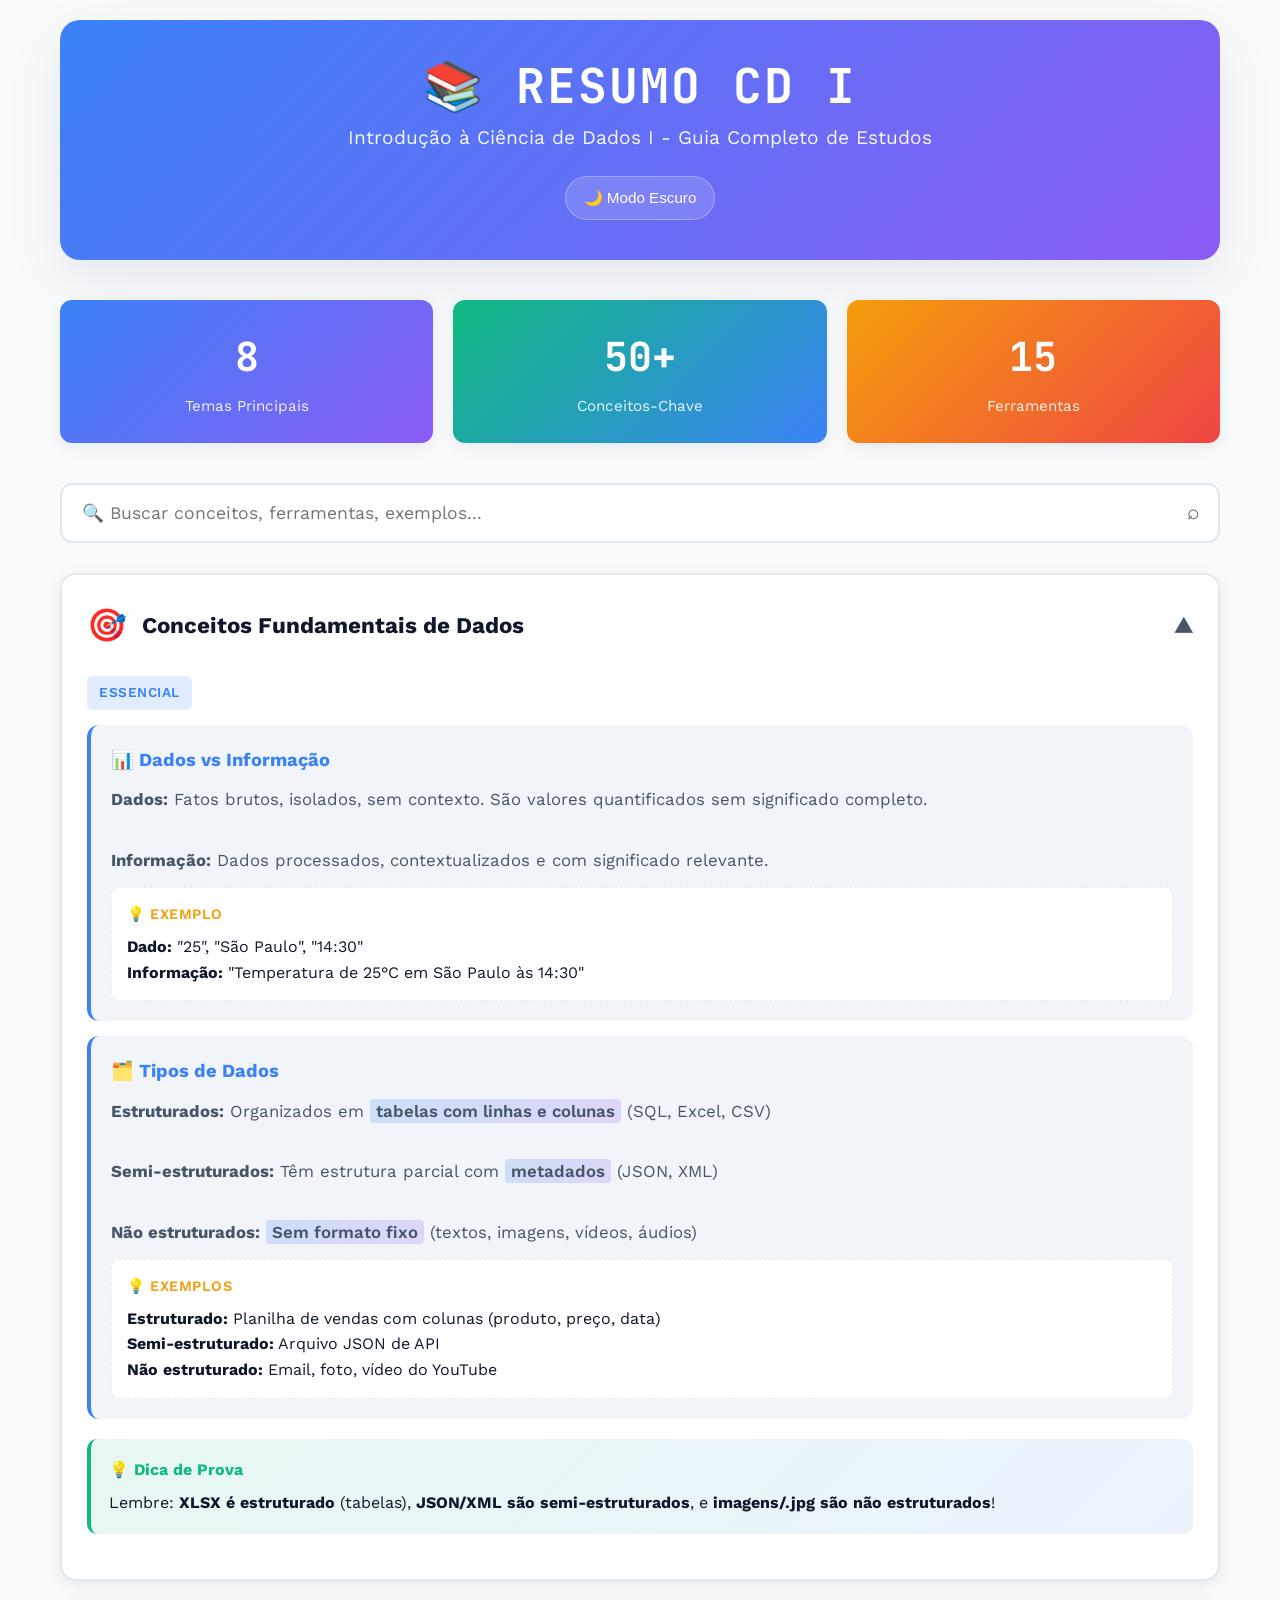
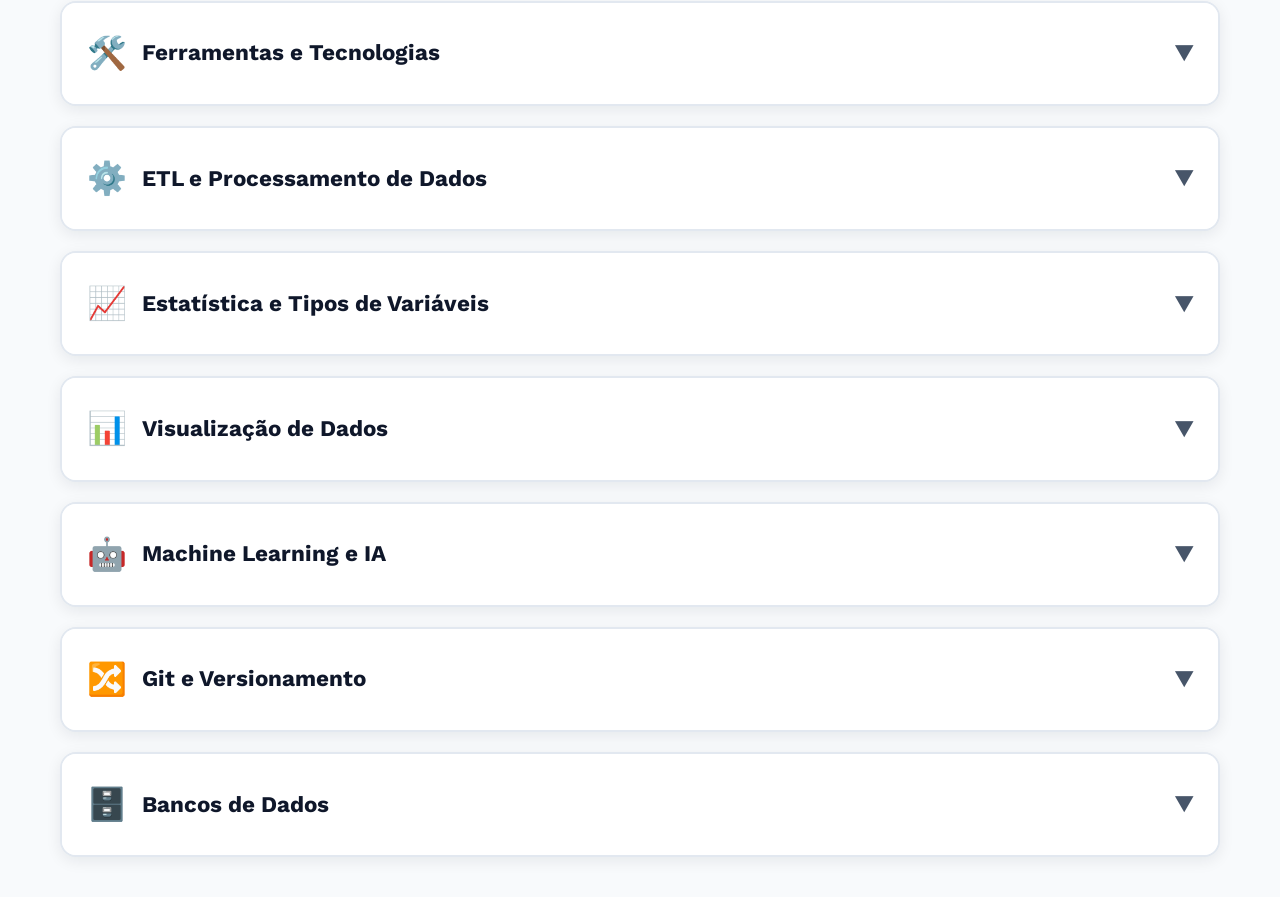
<file: resumo/resumo.html>
<!DOCTYPE html>
<html lang="pt-BR">
<head>
    <meta charset="UTF-8">
    <meta name="viewport" content="width=device-width, initial-scale=1.0">
    <title>Resumo - Ciência de Dados I</title>
    <link href="https://fonts.googleapis.com/css2?family=JetBrains+Mono:wght@700&family=Work+Sans:wght@400;600;700&display=swap" rel="stylesheet">
    <link rel="stylesheet" href="styles.css">
</head>
<body>
    <div class="container">
        <div class="header">
            <h1>📚 Resumo CD I</h1>
            <p>Introdução à Ciência de Dados I - Guia Completo de Estudos</p>
            <div class="header-actions">
                <button class="mode-toggle" id="themeToggle" type="button" aria-label="Ativar modo escuro">🌙 Modo Escuro</button>
            </div>
        </div>

        <div class="quick-stats">
            <div class="stat-box">
                <div class="stat-number">8</div>
                <div class="stat-label">Temas Principais</div>
            </div>
            <div class="stat-box" style="background: linear-gradient(135deg, var(--success), var(--primary));">
                <div class="stat-number">50+</div>
                <div class="stat-label">Conceitos-Chave</div>
            </div>
            <div class="stat-box" style="background: linear-gradient(135deg, var(--warning), var(--danger));">
                <div class="stat-number">15</div>
                <div class="stat-label">Ferramentas</div>
            </div>
        </div>

        <div class="search-container">
            <input type="text" class="search-input" id="searchInput" placeholder="🔍 Buscar conceitos, ferramentas, exemplos...">
            <span class="search-icon">⌕</span>
        </div>

        <div id="accordionContainer">
            <!-- TEMA 1: CONCEITOS FUNDAMENTAIS -->
            <div class="accordion" data-category="fundamental">
                <div class="accordion-header" onclick="toggleAccordion(this)">
                    <div class="accordion-title">
                        <span class="accordion-icon">🎯</span>
                        <span>Conceitos Fundamentais de Dados</span>
                    </div>
                    <span class="accordion-arrow">▼</span>
                </div>
                <div class="accordion-content">
                    <div class="accordion-body">
                        <span class="category-badge badge-fundamental">Essencial</span>
                        
                        <div class="concept-item">
                            <div class="concept-title">📊 Dados vs Informação</div>
                            <div class="concept-description">
                                <strong>Dados:</strong> Fatos brutos, isolados, sem contexto. São valores quantificados sem significado completo.<br><br>
                                <strong>Informação:</strong> Dados processados, contextualizados e com significado relevante.
                            </div>
                            <div class="example-box">
                                <div class="example-label">💡 Exemplo</div>
                                <strong>Dado:</strong> "25", "São Paulo", "14:30"<br>
                                <strong>Informação:</strong> "Temperatura de 25°C em São Paulo às 14:30"
                            </div>
                        </div>

                        <div class="concept-item">
                            <div class="concept-title">🗂️ Tipos de Dados</div>
                            <div class="concept-description">
                                <strong>Estruturados:</strong> Organizados em <span class="highlight">tabelas com linhas e colunas</span> (SQL, Excel, CSV)<br><br>
                                <strong>Semi-estruturados:</strong> Têm estrutura parcial com <span class="highlight">metadados</span> (JSON, XML)<br><br>
                                <strong>Não estruturados:</strong> <span class="highlight">Sem formato fixo</span> (textos, imagens, vídeos, áudios)
                            </div>
                            <div class="example-box">
                                <div class="example-label">💡 Exemplos</div>
                                <strong>Estruturado:</strong> Planilha de vendas com colunas (produto, preço, data)<br>
                                <strong>Semi-estruturado:</strong> Arquivo JSON de API<br>
                                <strong>Não estruturado:</strong> Email, foto, vídeo do YouTube
                            </div>
                        </div>

                        <div class="tip-box">
                            <div class="tip-title">💡 Dica de Prova</div>
                            Lembre: <strong>XLSX é estruturado</strong> (tabelas), <strong>JSON/XML são semi-estruturados</strong>, e <strong>imagens/.jpg são não estruturados</strong>!
                        </div>
                    </div>
                </div>
            </div>

            <!-- TEMA 2: FERRAMENTAS E TECNOLOGIAS -->
            <div class="accordion" data-category="tools">
                <div class="accordion-header" onclick="toggleAccordion(this)">
                    <div class="accordion-title">
                        <span class="accordion-icon">🛠️</span>
                        <span>Ferramentas e Tecnologias</span>
                    </div>
                    <span class="accordion-arrow">▼</span>
                </div>
                <div class="accordion-content">
                    <div class="accordion-body">
                        <span class="category-badge badge-tools">Ferramentas</span>

                        <div class="concept-item">
                            <div class="concept-title">🐍 Python e Pandas</div>
                            <div class="concept-description">
                                <strong>Pandas:</strong> Biblioteca Python para <span class="highlight">manipulação e análise de dados</span><br><br>
                                Principais funções:<br>
                                • <code>df.head()</code> - Mostra primeiras linhas<br>
                                • <code>df.info()</code> - Informações sobre o DataFrame<br>
                                • <code>df.describe()</code> - Estatísticas descritivas
                            </div>
                        </div>

                        <div class="concept-item">
                            <div class="concept-title">💼 Power BI</div>
                            <div class="concept-description">
                                Ferramenta de <span class="highlight">visualização E transformação de dados</span><br><br>
                                <strong>DAX:</strong> Linguagem para criar medidas e cálculos<br>
                                <strong>Power Query:</strong> Para transformar e limpar dados<br><br>
                                ❌ <strong>FALSO:</strong> "Power BI é APENAS visualização" - também permite modelagem e ETL!
                            </div>
                        </div>

                        <div class="concept-item">
                            <div class="concept-title">🗄️ SQL - Structured Query Language</div>
                            <div class="concept-description">
                                Linguagem para <span class="highlight">consultar bancos de dados relacionais</span><br><br>
                                Comandos principais:<br>
                                • <code>SELECT * FROM clientes</code> - Retorna todas linhas e colunas<br>
                                • <code>WHERE</code> - Filtra resultados<br>
                                • <code>JOIN</code> - Relaciona tabelas
                            </div>
                        </div>

                        <div class="concept-item">
                            <div class="concept-title">📊 Tableau e Looker Studio</div>
                            <div class="concept-description">
                                Ferramentas de BI para criar <span class="highlight">relatórios interativos e dashboards</span>
                            </div>
                        </div>

                        <div class="concept-item">
                            <div class="concept-title">☁️ Cloud Computing</div>
                            <div class="concept-description">
                                <strong>AWS</strong> (Amazon), <strong>GCP</strong> (Google), <strong>Azure</strong> (Microsoft) - Provedores de computação em nuvem
                            </div>
                        </div>

                        <div class="tip-box">
                            <div class="tip-title">⚠️ Atenção</div>
                            Excel e Sheets NÃO ficaram obsoletos com Power BI! Continuam essenciais para análise de dados.
                        </div>
                    </div>
                </div>
            </div>

            <!-- TEMA 3: ETL E PROCESSAMENTO -->
            <div class="accordion" data-category="etl">
                <div class="accordion-header" onclick="toggleAccordion(this)">
                    <div class="accordion-title">
                        <span class="accordion-icon">⚙️</span>
                        <span>ETL e Processamento de Dados</span>
                    </div>
                    <span class="accordion-arrow">▼</span>
                </div>
                <div class="accordion-content">
                    <div class="accordion-body">
                        <span class="category-badge badge-fundamental">Processo-Chave</span>

                        <div class="concept-item">
                            <div class="concept-title">🔄 O que é ETL?</div>
                            <div class="concept-description">
                                <strong>E</strong>xtract (Extrair) → <strong>T</strong>ransform (Transformar) → <strong>L</strong>oad (Carregar)<br><br>
                                <span class="highlight">Transform é a etapa mais demorada!</span> Consome maior parte do tempo do profissional.
                            </div>
                        </div>

                        <div class="concept-item">
                            <div class="concept-title">🧹 Transformação de Dados</div>
                            <div class="concept-description">
                                Etapas essenciais:<br>
                                1. <strong>Limpeza:</strong> Remover inconsistências e erros<br>
                                2. <strong>Transformação:</strong> Converter formatos, criar features<br>
                                3. <strong>Garantia de qualidade:</strong> Validar dados processados
                            </div>
                        </div>

                        <div class="concept-item">
                            <div class="concept-title">📁 Formatos de Arquivos</div>
                            <div class="concept-description">
                                • <strong>XLSX</strong> - Excel (estruturado, comum em BI)<br>
                                • <strong>CSV</strong> - Valores separados por vírgula<br>
                                • <strong>JSON</strong> - JavaScript Object Notation (semi-estruturado)<br>
                                • <strong>PDF</strong> - Documentos (não estruturado)<br>
                                • <strong>JPYNB</strong> - Jupyter Notebook
                            </div>
                        </div>

                        <div class="concept-item">
                            <div class="concept-title">🌐 Web Scraping</div>
                            <div class="concept-description">
                                Fonte de dados <span class="highlight">frágil e potencialmente obsoleta</span><br>
                                Depende da estrutura do site, que pode mudar a qualquer momento.
                            </div>
                        </div>

                        <div class="tip-box">
                            <div class="tip-title">💡 Deploy vs ETL</div>
                            <strong>Deploy:</strong> Colocar modelo em produção<br>
                            <strong>ETL/Transform:</strong> Limpar e transformar dados antes da análise
                        </div>
                    </div>
                </div>
            </div>

            <!-- TEMA 4: ESTATÍSTICA E VARIÁVEIS -->
            <div class="accordion" data-category="stats">
                <div class="accordion-header" onclick="toggleAccordion(this)">
                    <div class="accordion-title">
                        <span class="accordion-icon">📈</span>
                        <span>Estatística e Tipos de Variáveis</span>
                    </div>
                    <span class="accordion-arrow">▼</span>
                </div>
                <div class="accordion-content">
                    <div class="accordion-body">
                        <span class="category-badge badge-stats">Estatística</span>

                        <div class="concept-item">
                            <div class="concept-title">👥 População vs Amostra</div>
                            <div class="concept-description">
                                <strong>População:</strong> <span class="highlight">Conjunto TOTAL</span> de indivíduos em estudo<br>
                                <strong>Amostra:</strong> <span class="highlight">Parte representativa</span> da população<br><br>
                                <strong>Parâmetros:</strong> Descrevem a população (fixos)<br>
                                <strong>Estimadores:</strong> Calculados da amostra (variam)
                            </div>
                        </div>

                        <div class="concept-item">
                            <div class="concept-title">🔢 Variáveis Quantitativas</div>
                            <div class="concept-description">
                                <strong>Discreta:</strong> Valores <span class="highlight">inteiros, contáveis</span><br>
                                → Exemplo: Qtd de Filhos (0, 1, 2, 3...)<br><br>
                                <strong>Contínua:</strong> Valores <span class="highlight">decimais, mensuráveis</span><br>
                                → Exemplo: Altura (1.75m), Peso (70.5kg), Renda (R$ 3.456,78)
                            </div>
                        </div>

                        <div class="concept-item">
                            <div class="concept-title">🏷️ Variáveis Qualitativas</div>
                            <div class="concept-description">
                                <strong>Nominal:</strong> <span class="highlight">Sem ordem natural</span><br>
                                → Exemplo: Estado Civil (solteiro, casado, divorciado), Cor<br><br>
                                <strong>Ordinal:</strong> <span class="highlight">Com ordem natural</span><br>
                                → Exemplo: Satisfação (1-5), Faixa Etária (0-18, 19-30...), Escolaridade
                            </div>
                        </div>

                        <div class="concept-item">
                            <div class="concept-title">📊 Outliers e Medidas</div>
                            <div class="concept-description">
                                <strong>Outlier:</strong> Valor <span class="highlight">FORA do padrão esperado</span> (anomalia)<br><br>
                                <strong>Média:</strong> Sensível a outliers<br>
                                <strong>Mediana:</strong> Robusta a outliers (mais confiável com valores extremos)
                            </div>
                        </div>

                        <div class="tip-box">
                            <div class="tip-title">🎯 Macete para Prova</div>
                            <strong>Pode ter .5?</strong><br>
                            SIM → Contínua (altura, peso, renda)<br>
                            NÃO → Discreta (filhos, pessoas, carros)
                        </div>
                    </div>
                </div>
            </div>

            <!-- TEMA 5: VISUALIZAÇÃO DE DADOS -->
            <div class="accordion" data-category="viz">
                <div class="accordion-header" onclick="toggleAccordion(this)">
                    <div class="accordion-title">
                        <span class="accordion-icon">📊</span>
                        <span>Visualização de Dados</span>
                    </div>
                    <span class="accordion-arrow">▼</span>
                </div>
                <div class="accordion-content">
                    <div class="accordion-body">
                        <span class="category-badge badge-tools">Visualização</span>

                        <div class="concept-item">
                            <div class="concept-title">📈 Tipos de Gráficos</div>
                            <div class="concept-description">
                                <strong>Dispersão (Scatter):</strong> Pontos distribuídos em dois eixos<br>
                                <strong>Histograma:</strong> Distribuição de frequências<br>
                                <strong>Boxplot:</strong> Mostra mediana, quartis e outliers<br>
                                <strong>Barras:</strong> Comparar categorias
                            </div>
                        </div>

                        <div class="concept-item">
                            <div class="concept-title">📦 Boxplot (Diagrama de Caixa)</div>
                            <div class="concept-description">
                                <strong>Linha central:</strong> <span class="highlight">MEDIANA</span> (não é a média!)<br>
                                <strong>Caixa:</strong> 1º e 3º quartis (50% dos dados)<br>
                                <strong>Pontos nas extremidades:</strong> <span class="highlight">OUTLIERS</span>
                            </div>
                        </div>

                        <div class="concept-item">
                            <div class="concept-title">📖 Data Storytelling</div>
                            <div class="concept-description">
                                Combina <span class="highlight">visualização + narrativa + contexto</span> para contar histórias com dados
                            </div>
                        </div>

                        <div class="tip-box">
                            <div class="tip-title">⚠️ Pegadinha Comum</div>
                            A linha central do boxplot é a MEDIANA, NÃO a média!
                        </div>
                    </div>
                </div>
            </div>

            <!-- TEMA 6: MACHINE LEARNING -->
            <div class="accordion" data-category="ml">
                <div class="accordion-header" onclick="toggleAccordion(this)">
                    <div class="accordion-title">
                        <span class="accordion-icon">🤖</span>
                        <span>Machine Learning e IA</span>
                    </div>
                    <span class="accordion-arrow">▼</span>
                </div>
                <div class="accordion-content">
                    <div class="accordion-body">
                        <span class="category-badge badge-ml">Machine Learning</span>

                        <div class="concept-item">
                            <div class="concept-title">🎓 Aprendizado Supervisionado</div>
                            <div class="concept-description">
                                <span class="highlight">PRECISA de dados rotulados</span> para treinar<br><br>
                                <strong>Classificação:</strong> Prever categorias (spam/não spam)<br>
                                <strong>Regressão:</strong> Prever valores numéricos (preço, temperatura)
                            </div>
                            <div class="example-box">
                                <div class="example-label">💡 Exemplos</div>
                                <strong>Classificação:</strong> Detectar fraude, diagnóstico médico<br>
                                <strong>Regressão:</strong> Prever preço de imóvel, vendas futuras
                            </div>
                        </div>

                        <div class="concept-item">
                            <div class="concept-title">🔍 Aprendizado Não Supervisionado</div>
                            <div class="concept-description">
                                <span class="highlight">NÃO precisa de dados rotulados</span><br><br>
                                <strong>Exemplo:</strong> K-Means (clusterização/agrupamento)
                            </div>
                        </div>

                        <div class="concept-item">
                            <div class="concept-title">⚠️ Underfitting vs Overfitting</div>
                            <div class="concept-description">
                                <strong>Underfitting:</strong> Modelo <span class="highlight">muito simples</span>, não captura padrões<br>
                                <strong>Overfitting:</strong> Modelo <span class="highlight">muito complexo</span>, "decora" dados de treino mas falha em dados novos
                            </div>
                        </div>

                        <div class="concept-item">
                            <div class="concept-title">🧠 Inteligência Artificial</div>
                            <div class="concept-description">
                                <strong>IA existe desde 1950!</strong> ChatGPT (2022) é apenas aplicação recente.<br><br>
                                <strong>LLM:</strong> Large Language Models (GPT, Claude)<br>
                                <strong>NLP:</strong> Processamento de Linguagem Natural<br>
                                <strong>Deep Learning:</strong> Subcategoria de ML usando redes neurais
                            </div>
                        </div>

                        <div class="tip-box">
                            <div class="tip-title">🎯 Para Decorar</div>
                            <strong>Classificação:</strong> Categorias (sim/não, spam/ham)<br>
                            <strong>Regressão:</strong> Números (R$ 150,00, 25°C)
                        </div>
                    </div>
                </div>
            </div>

            <!-- TEMA 7: GIT E VERSIONAMENTO -->
            <div class="accordion" data-category="git">
                <div class="accordion-header" onclick="toggleAccordion(this)">
                    <div class="accordion-title">
                        <span class="accordion-icon">🔀</span>
                        <span>Git e Versionamento</span>
                    </div>
                    <span class="accordion-arrow">▼</span>
                </div>
                <div class="accordion-content">
                    <div class="accordion-body">
                        <span class="category-badge badge-tools">Git</span>

                        <div class="concept-item">
                            <div class="concept-title">📝 Comandos Git Essenciais</div>
                            <div class="concept-description">
                                <code>git init</code> - Inicializa repositório local<br>
                                <code>git add</code> - Prepara arquivos (staging)<br>
                                <code>git commit</code> - Salva alterações localmente<br>
                                <code>git push</code> - Envia commits para GitHub<br><br>
                                ⚠️ <code>git add</code> NÃO envia automaticamente ao GitHub!
                            </div>
                        </div>

                        <div class="concept-item">
                            <div class="concept-title">💻 Comandos Bash/Terminal</div>
                            <div class="concept-description">
                                <code>cd ..</code> - Volta para pasta anterior (pasta pai)<br>
                                <code>ls</code> - Lista arquivos visíveis<br>
                                <code>ls -a</code> - Lista TODOS arquivos (incluindo ocultos)
                            </div>
                        </div>

                        <div class="tip-box">
                            <div class="tip-title">🔄 Fluxo Git</div>
                            1. <code>git add</code> (prepara)<br>
                            2. <code>git commit</code> (salva local)<br>
                            3. <code>git push</code> (envia pro GitHub)
                        </div>
                    </div>
                </div>
            </div>

            <!-- TEMA 8: BANCOS DE DADOS -->
            <div class="accordion" data-category="db">
                <div class="accordion-header" onclick="toggleAccordion(this)">
                    <div class="accordion-title">
                        <span class="accordion-icon">🗄️</span>
                        <span>Bancos de Dados</span>
                    </div>
                    <span class="accordion-arrow">▼</span>
                </div>
                <div class="accordion-content">
                    <div class="accordion-body">
                        <span class="category-badge badge-fundamental">Bancos de Dados</span>

                        <div class="concept-item">
                            <div class="concept-title">🔗 Bancos Relacionais (SQL)</div>
                            <div class="concept-description">
                                • <span class="highlight">Schema fixo</span> (estrutura definida)<br>
                                • Tabelas ligadas por <span class="highlight">chaves (joins)</span><br>
                                • Chave Primária + Chave Estrangeira<br>
                                • Exemplos: MySQL, PostgreSQL, SQL Server
                            </div>
                        </div>

                        <div class="concept-item">
                            <div class="concept-title">💾 Tipos de Variáveis em BD</div>
                            <div class="concept-description">
                                <strong>Idade:</strong> Integer (número inteiro)<br>
                                <strong>Preço ($1e):</strong> Float (decimal)<br>
                                <strong>Ativo/Inativo:</strong> Boolean (True/False)<br>
                                <strong>Nome:</strong> String/Text
                            </div>
                        </div>

                        <div class="concept-item">
                            <div class="concept-title">🎯 Ponto de Partida de Projetos</div>
                            <div class="concept-description">
                                Identificar a <span class="highlight">necessidade/problema de negócio</span> é o primeiro passo!
                            </div>
                        </div>

                        <div class="tip-box">
                            <div class="tip-title">💡 Intuição vs Dados</div>
                            Decisões baseadas APENAS em intuição podem desperdiçar recursos.<br>
                            Dados ajudam a tomar decisões informadas e eficientes!
                        </div>
                    </div>
                </div>
            </div>
        </div>

        <div class="no-results" id="noResults" style="display: none;">
            😕 Nenhum resultado encontrado para sua busca.
        </div>
    </div>

    <script>
        function toggleAccordion(header) {
            const accordion = header.parentElement;
            const isActive = accordion.classList.contains('active');
            
            // Fechar todos os outros
            document.querySelectorAll('.accordion').forEach(acc => {
                acc.classList.remove('active');
            });
            
            // Abrir/fechar o clicado
            if (!isActive) {
                accordion.classList.add('active');
            }
        }

        // Busca
        const searchInput = document.getElementById('searchInput');
        const accordions = document.querySelectorAll('.accordion');
        const noResults = document.getElementById('noResults');
        const themeToggle = document.getElementById('themeToggle');

        function applyTheme(theme) {
            if (theme === 'dark') {
                document.body.classList.add('dark-mode');
                themeToggle.textContent = '☀️ Modo Claro';
                themeToggle.setAttribute('aria-label', 'Ativar modo claro');
            } else {
                document.body.classList.remove('dark-mode');
                themeToggle.textContent = '🌙 Modo Escuro';
                themeToggle.setAttribute('aria-label', 'Ativar modo escuro');
            }
        }

        function toggleTheme() {
            const nextTheme = document.body.classList.contains('dark-mode') ? 'light' : 'dark';
            applyTheme(nextTheme);
            localStorage.setItem('theme', nextTheme);
        }

        themeToggle.addEventListener('click', toggleTheme);

        searchInput.addEventListener('input', function() {
            const searchTerm = this.value.toLowerCase();
            let hasResults = false;

            accordions.forEach(accordion => {
                const content = accordion.textContent.toLowerCase();
                
                if (content.includes(searchTerm) || searchTerm === '') {
                    accordion.style.display = 'block';
                    hasResults = true;
                    
                    // Se está buscando, abrir acordeão automaticamente
                    if (searchTerm !== '') {
                        accordion.classList.add('active');
                    }
                } else {
                    accordion.style.display = 'none';
                }
            });

            noResults.style.display = hasResults ? 'none' : 'block';
        });

        const savedTheme = localStorage.getItem('theme');
        const prefersDark = window.matchMedia('(prefers-color-scheme: dark)').matches;
        applyTheme(savedTheme || (prefersDark ? 'dark' : 'light'));

        // Abrir primeiro acordeão por padrão
        document.querySelector('.accordion').classList.add('active');
    </script>
</body>
</html>
</file>
<file: simulado/style.css>
:root {
    --bg-primary: #0f172a;
    --bg-secondary: #1e293b;
    --bg-tertiary: #334155;
    --accent-cyan: #06b6d4;
    --accent-purple: #a855f7;
    --accent-green: #10b981;
    --accent-red: #ef4444;
    --accent-yellow: #f59e0b;
    --text-primary: #f1f5f9;
    --text-secondary: #cbd5e1;
    --border-color: #475569;
}

* {
    margin: 0;
    padding: 0;
    box-sizing: border-box;
}

body {
    font-family: 'Archivo', sans-serif;
    background: var(--bg-primary);
    color: var(--text-primary);
    min-height: 100vh;
    padding: 20px;
    background-image: 
        repeating-linear-gradient(90deg, transparent, transparent 50px, rgba(6, 182, 212, 0.03) 50px, rgba(6, 182, 212, 0.03) 51px),
        repeating-linear-gradient(0deg, transparent, transparent 50px, rgba(168, 85, 247, 0.03) 50px, rgba(168, 85, 247, 0.03) 51px);
}

.container {
    max-width: 1000px;
    margin: 0 auto;
}

.header {
    text-align: center;
    margin-bottom: 40px;
    padding: 40px 20px;
    background: linear-gradient(135deg, var(--bg-secondary), var(--bg-tertiary));
    border-radius: 16px;
    border: 2px solid var(--border-color);
    position: relative;
    overflow: hidden;
}

.header::before {
    content: '';
    position: absolute;
    top: 0;
    left: 0;
    right: 0;
    height: 4px;
    background: linear-gradient(90deg, var(--accent-cyan), var(--accent-purple), var(--accent-green));
}

.header h1 {
    font-family: 'Orbitron', sans-serif;
    font-size: 3rem;
    font-weight: 900;
    background: linear-gradient(135deg, var(--accent-cyan), var(--accent-purple));
    -webkit-background-clip: text;
    -webkit-text-fill-color: transparent;
    background-clip: text;
    margin-bottom: 10px;
    text-transform: uppercase;
    letter-spacing: 2px;
}

.header p {
    color: var(--text-secondary);
    font-size: 1.1rem;
}

.welcome-screen,
.exam-screen,
.results-screen {
    display: none;
}

.welcome-screen.active,
.exam-screen.active,
.results-screen.active {
    display: block;
}

.welcome-card {
    background: var(--bg-secondary);
    padding: 40px;
    border-radius: 16px;
    border: 2px solid var(--border-color);
    margin-bottom: 30px;
}

.welcome-card h2 {
    font-family: 'Orbitron', sans-serif;
    color: var(--accent-cyan);
    font-size: 2rem;
    margin-bottom: 20px;
}

.welcome-card ul {
    list-style: none;
    margin: 20px 0;
}

.welcome-card li {
    padding: 12px 0;
    padding-left: 30px;
    position: relative;
    color: var(--text-secondary);
    font-size: 1.1rem;
}

.welcome-card li::before {
    content: '▶';
    position: absolute;
    left: 0;
    color: var(--accent-cyan);
}

.timer-display {
    position: fixed;
    top: 20px;
    right: 20px;
    background: var(--bg-secondary);
    padding: 15px 25px;
    border-radius: 12px;
    border: 2px solid var(--border-color);
    font-family: 'Orbitron', sans-serif;
    font-size: 1.5rem;
    color: var(--accent-yellow);
    z-index: 1000;
    box-shadow: 0 4px 20px rgba(0, 0, 0, 0.5);
}

.timer-display.warning {
    border-color: var(--accent-red);
    color: var(--accent-red);
    animation: pulse 1s infinite;
}

@keyframes pulse {
    0%, 100% { opacity: 1; }
    50% { opacity: 0.5; }
}

.progress-container {
    background: var(--bg-secondary);
    padding: 20px;
    border-radius: 12px;
    border: 2px solid var(--border-color);
    margin-bottom: 30px;
}

.progress-bar {
    background: var(--bg-tertiary);
    height: 12px;
    border-radius: 8px;
    overflow: hidden;
    margin-bottom: 10px;
}

.progress-fill {
    height: 100%;
    background: linear-gradient(90deg, var(--accent-cyan), var(--accent-purple));
    transition: width 0.3s ease;
    box-shadow: 0 0 10px rgba(6, 182, 212, 0.5);
}

.progress-text {
    text-align: center;
    color: var(--text-secondary);
    font-size: 0.95rem;
}

.question-card {
    background: var(--bg-secondary);
    padding: 35px;
    border-radius: 16px;
    border: 2px solid var(--border-color);
    margin-bottom: 30px;
}

.question-number {
    display: inline-block;
    background: linear-gradient(135deg, var(--accent-cyan), var(--accent-purple));
    color: var(--bg-primary);
    padding: 8px 18px;
    border-radius: 8px;
    font-weight: 700;
    font-size: 0.9rem;
    margin-bottom: 20px;
    text-transform: uppercase;
    letter-spacing: 1px;
}

.question-text {
    font-size: 1.3rem;
    line-height: 1.8;
    color: var(--text-primary);
    margin-bottom: 25px;
    font-weight: 600;
}

.options {
    display: grid;
    gap: 15px;
}

.option {
    background: var(--bg-tertiary);
    padding: 20px;
    border-radius: 12px;
    border: 2px solid var(--border-color);
    cursor: pointer;
    transition: all 0.3s ease;
    display: flex;
    align-items: center;
    gap: 15px;
}

.option:hover {
    border-color: var(--accent-cyan);
    background: rgba(6, 182, 212, 0.1);
    transform: translateX(5px);
}

.option input[type="radio"] {
    width: 22px;
    height: 22px;
    cursor: pointer;
    accent-color: var(--accent-cyan);
}

.option label {
    cursor: pointer;
    flex: 1;
    font-size: 1.1rem;
    color: var(--text-secondary);
}

.option.selected {
    border-color: var(--accent-purple);
    background: rgba(168, 85, 247, 0.15);
}

.option.correct {
    border-color: var(--accent-green);
    background: rgba(16, 185, 129, 0.15);
}

.option.incorrect {
    border-color: var(--accent-red);
    background: rgba(239, 68, 68, 0.15);
}

.answer-feedback {
    margin-top: 20px;
    padding: 16px 20px;
    border-radius: 14px;
    font-weight: 700;
    font-size: 1rem;
    text-align: center;
}

.answer-feedback.correct {
    background: rgba(16, 185, 129, 0.15);
    color: var(--accent-green);
    border: 1px solid rgba(16, 185, 129, 0.4);
}

.answer-feedback.incorrect {
    background: rgba(239, 68, 68, 0.15);
    color: var(--accent-red);
    border: 1px solid rgba(239, 68, 68, 0.4);
}

.correct-answer-feedback {
    margin-top: 10px;
    color: var(--accent-green);
    font-weight: 600;
}

.navigation {
    display: flex;
    gap: 15px;
    justify-content: center;
    margin-top: 30px;
}

.btn {
    padding: 15px 35px;
    border: none;
    border-radius: 10px;
    font-family: 'Archivo', sans-serif;
    font-weight: 700;
    font-size: 1.05rem;
    cursor: pointer;
    transition: all 0.3s ease;
    text-transform: uppercase;
    letter-spacing: 1px;
}

.btn-primary {
    background: linear-gradient(135deg, var(--accent-cyan), var(--accent-purple));
    color: white;
    box-shadow: 0 4px 15px rgba(6, 182, 212, 0.3);
}

.btn-primary:hover {
    transform: translateY(-2px);
    box-shadow: 0 6px 25px rgba(6, 182, 212, 0.5);
}

.btn-secondary {
    background: var(--bg-tertiary);
    color: var(--text-primary);
    border: 2px solid var(--border-color);
}

.btn-secondary:hover {
    border-color: var(--accent-cyan);
    background: rgba(6, 182, 212, 0.1);
}

.btn:disabled {
    opacity: 0.4;
    cursor: not-allowed;
}

.results-card {
    background: var(--bg-secondary);
    padding: 40px;
    border-radius: 16px;
    border: 2px solid var(--border-color);
    margin-bottom: 30px;
    text-align: center;
}

.score-display {
    font-family: 'Orbitron', sans-serif;
    font-size: 5rem;
    font-weight: 900;
    background: linear-gradient(135deg, var(--accent-green), var(--accent-cyan));
    -webkit-background-clip: text;
    -webkit-text-fill-color: transparent;
    background-clip: text;
    margin: 20px 0;
}

.score-message {
    font-size: 1.5rem;
    color: var(--text-secondary);
    margin-bottom: 30px;
}

.stats-grid {
    display: grid;
    grid-template-columns: repeat(auto-fit, minmax(200px, 1fr));
    gap: 20px;
    margin: 30px 0;
}

.stat-item {
    background: var(--bg-tertiary);
    padding: 25px;
    border-radius: 12px;
    border: 2px solid var(--border-color);
}

.stat-value {
    font-family: 'Orbitron', sans-serif;
    font-size: 2.5rem;
    font-weight: 700;
    margin-bottom: 5px;
}

.stat-label {
    color: var(--text-secondary);
    font-size: 0.95rem;
    text-transform: uppercase;
    letter-spacing: 1px;
}

.review-section {
    margin-top: 40px;
}

.review-question {
    background: var(--bg-tertiary);
    padding: 25px;
    border-radius: 12px;
    border-left: 4px solid var(--accent-red);
    margin-bottom: 20px;
}

.review-question.correct {
    border-left-color: var(--accent-green);
}

@media (max-width: 1024px) {
    .container {
        padding: 0 15px;
    }

    .header {
        padding: 30px 18px;
    }

    .welcome-card,
    .question-card,
    .results-card,
    .progress-container,
    .review-question {
        padding: 25px;
    }

    .btn {
        padding: 14px 28px;
        font-size: 1rem;
    }
}

@media (max-width: 768px) {
    body {
        padding: 12px;
    }

    .header {
        margin-bottom: 30px;
        padding: 28px 16px;
    }

    .header h1 {
        font-size: 2rem;
    }

    .header p {
        font-size: 1rem;
    }

    .welcome-card,
    .question-card,
    .results-card,
    .progress-container,
    .review-question {
        padding: 22px;
    }

    .question-number,
    .category-badge {
        display: block;
        width: fit-content;
    }

    .question-text {
        font-size: 1.1rem;
    }

    .options {
        gap: 12px;
    }

    .option {
        flex-wrap: wrap;
        padding: 18px;
    }

    .option label {
        font-size: 1rem;
    }

    .navigation {
        flex-direction: column;
        gap: 12px;
    }

    .btn {
        width: 100%;
    }

    .timer-display {
        position: static;
        margin-bottom: 20px;
        text-align: center;
    }

    .score-display {
        font-size: 3rem;
    }
}

@media (max-width: 540px) {
    .header h1 {
        font-size: 1.8rem;
    }

    .question-number {
        padding: 6px 14px;
    }

    .question-text {
        font-size: 1rem;
    }

    .option {
        gap: 12px;
        padding: 16px;
    }

    .btn {
        padding: 12px 16px;
        font-size: 0.95rem;
    }
}

.explanation {
    margin-top: 15px;
    padding: 15px;
    background: rgba(6, 182, 212, 0.1);
    border-left: 3px solid var(--accent-cyan);
    border-radius: 8px;
    color: var(--text-secondary);
    font-size: 0.95rem;
    line-height: 1.6;
}

.category-badge {
    display: inline-block;
    background: rgba(168, 85, 247, 0.2);
    color: var(--accent-purple);
    padding: 5px 12px;
    border-radius: 6px;
    font-size: 0.85rem;
    font-weight: 600;
    margin-bottom: 15px;
    text-transform: uppercase;
    letter-spacing: 0.5px;
}
</file>
<file: resumo/styles.css>
:root {
    --bg-main: #f8fafc;
    --bg-card: #ffffff;
    --bg-accent: #f1f5f9;
    --primary: #3b82f6;
    --secondary: #8b5cf6;
    --success: #10b981;
    --warning: #f59e0b;
    --danger: #ef4444;
    --text-primary: #0f172a;
    --text-secondary: #475569;
    --border: #e2e8f0;
    --shadow: rgba(15, 23, 42, 0.08);
}

* {
    margin: 0;
    padding: 0;
    box-sizing: border-box;
}

body {
    font-family: 'Work Sans', sans-serif;
    background: var(--bg-main);
    color: var(--text-primary);
    line-height: 1.6;
    padding: 20px;
}

.container {
    max-width: 1200px;
    margin: 0 auto;
    padding: 0 20px;
    width: 100%;
}

.header {
    text-align: center;
    margin-bottom: 40px;
    padding: 40px 25px;
    background: linear-gradient(135deg, var(--primary), var(--secondary));
    border-radius: 20px;
    color: white;
    box-shadow: 0 20px 60px var(--shadow);
}

.header h1 {
    font-family: 'JetBrains Mono', monospace;
    font-size: clamp(2.2rem, 4vw, 3rem);
    font-weight: 700;
    margin-bottom: 10px;
    text-transform: uppercase;
    letter-spacing: 2px;
    line-height: 1.1;
}

.header p {
    font-size: clamp(1rem, 2vw, 1.2rem);
    opacity: 0.95;
}

.header-actions {
    margin-top: 22px;
    display: flex;
    justify-content: center;
}

.mode-toggle {
    background: rgba(255, 255, 255, 0.15);
    color: white;
    border: 1px solid rgba(255, 255, 255, 0.3);
    padding: 12px 18px;
    border-radius: 999px;
    font-size: 0.95rem;
    cursor: pointer;
    transition: all 0.25s ease;
    display: inline-flex;
    align-items: center;
    gap: 10px;
}

.mode-toggle:hover {
    transform: translateY(-1px);
    background: rgba(255, 255, 255, 0.22);
}

.search-container {
    margin-bottom: 30px;
    position: relative;
}

.search-input {
    width: 100%;
    padding: 18px 50px 18px 20px;
    font-size: 1.1rem;
    border: 2px solid var(--border);
    border-radius: 12px;
    background: var(--bg-card);
    font-family: 'Work Sans', sans-serif;
    transition: all 0.3s ease;
}

.search-input:focus {
    outline: none;
    border-color: var(--primary);
    box-shadow: 0 0 0 3px rgba(59, 130, 246, 0.1);
}

.search-icon {
    position: absolute;
    right: 20px;
    top: 50%;
    transform: translateY(-50%);
    color: var(--text-secondary);
    font-size: 1.3rem;
}

.topics-grid {
    display: grid;
    grid-template-columns: repeat(auto-fit, minmax(300px, 1fr));
    gap: 20px;
    margin-bottom: 40px;
}

.topic-card {
    background: var(--bg-card);
    border: 2px solid var(--border);
    border-radius: 16px;
    padding: 25px;
    cursor: pointer;
    transition: all 0.3s ease;
    box-shadow: 0 4px 15px var(--shadow);
}

.topic-card:hover {
    transform: translateY(-5px);
    box-shadow: 0 12px 30px var(--shadow);
    border-color: var(--primary);
}

.topic-icon {
    font-size: 2.5rem;
    margin-bottom: 15px;
}

.topic-title {
    font-size: 1.3rem;
    font-weight: 700;
    color: var(--text-primary);
    margin-bottom: 8px;
}

.topic-count {
    color: var(--text-secondary);
    font-size: 0.95rem;
}

.accordion {
    background: var(--bg-card);
    border: 2px solid var(--border);
    border-radius: 16px;
    margin-bottom: 20px;
    overflow: hidden;
    box-shadow: 0 4px 15px var(--shadow);
    transition: all 0.3s ease;
}

.accordion:hover {
    box-shadow: 0 8px 25px var(--shadow);
}

.accordion-header {
    padding: 25px;
    cursor: pointer;
    display: flex;
    justify-content: space-between;
    align-items: center;
    background: var(--bg-card);
    transition: all 0.3s ease;
    user-select: none;
    gap: 15px;
    flex-wrap: wrap;
}

.accordion-header:hover {
    background: var(--bg-accent);
}

.accordion-title {
    font-size: 1.4rem;
    font-weight: 700;
    color: var(--text-primary);
    display: flex;
    align-items: center;
    gap: 15px;
    flex: 1 1 280px;
    min-width: 0;
}

.accordion-icon {
    font-size: 2rem;
}

.accordion-arrow {
    font-size: 1.5rem;
    color: var(--text-secondary);
    transition: transform 0.3s ease;
}

.accordion.active .accordion-arrow {
    transform: rotate(180deg);
}

.accordion-content {
    max-height: 0;
    overflow: hidden;
    transition: max-height 0.4s ease;
}

.accordion.active .accordion-content {
    max-height: 5000px;
}

.accordion-body {
    padding: 0 25px 25px 25px;
}

.concept-item {
    background: var(--bg-accent);
    padding: 20px;
    border-radius: 12px;
    margin-bottom: 15px;
    border-left: 4px solid var(--primary);
}

.concept-title {
    font-weight: 700;
    color: var(--primary);
    font-size: 1.15rem;
    margin-bottom: 10px;
    display: flex;
    align-items: center;
    gap: 10px;
}

.concept-description {
    color: var(--text-secondary);
    line-height: 1.8;
    font-size: 1.05rem;
}

.example-box {
    background: var(--bg-card);
    padding: 15px;
    border-radius: 8px;
    margin-top: 12px;
    border: 1px dashed var(--border);
    color: var(--text-primary);
}

.example-label {
    font-weight: 600;
    color: var(--warning);
    font-size: 0.9rem;
    text-transform: uppercase;
    letter-spacing: 0.5px;
    margin-bottom: 8px;
}

.highlight {
    background: linear-gradient(120deg, rgba(59, 130, 246, 0.2) 0%, rgba(139, 92, 246, 0.2) 100%);
    padding: 2px 6px;
    border-radius: 4px;
    font-weight: 600;
}

.tip-box {
    background: linear-gradient(135deg, rgba(16, 185, 129, 0.1), rgba(59, 130, 246, 0.1));
    padding: 18px;
    border-radius: 10px;
    margin: 20px 0;
    border-left: 4px solid var(--success);
}

.tip-title {
    font-weight: 700;
    color: var(--success);
    margin-bottom: 8px;
    display: flex;
    align-items: center;
    gap: 8px;
}

.category-badge {
    display: inline-block;
    padding: 6px 12px;
    border-radius: 6px;
    font-size: 0.85rem;
    font-weight: 600;
    text-transform: uppercase;
    letter-spacing: 0.5px;
    margin-bottom: 15px;
}

.badge-fundamental { background: rgba(59, 130, 246, 0.15); color: var(--primary); }
.badge-stats { background: rgba(139, 92, 246, 0.15); color: var(--secondary); }
.badge-ml { background: rgba(16, 185, 129, 0.15); color: var(--success); }
.badge-tools { background: rgba(245, 158, 11, 0.15); color: var(--warning); }

.no-results {
    text-align: center;
    padding: 60px 20px;
    color: var(--text-secondary);
    font-size: 1.2rem;
}

@media (max-width: 768px) {
    body {
        padding: 16px 12px;
    }

    .header {
        margin-bottom: 30px;
        padding: 30px 20px;
    }

    .header h1 {
        font-size: 2.2rem;
    }

    .header p {
        font-size: 1rem;
    }

    .search-input {
        padding: 16px 46px 16px 18px;
    }

    .topics-grid {
        grid-template-columns: 1fr;
    }

    .accordion-header {
        padding: 20px;
    }

    .accordion-title {
        font-size: 1.15rem;
    }

    .accordion-arrow {
        margin-left: auto;
    }

    .concept-item {
        padding: 18px;
    }

    .concept-description,
    .stat-label,
    .concept-title,
    .tip-title {
        font-size: 1rem;
    }

    .tip-box {
        padding: 16px;
    }
}

@media (max-width: 480px) {
    .header {
        padding: 24px 16px;
        border-radius: 16px;
    }

    .header h1 {
        font-size: 1.9rem;
    }

    .header p {
        font-size: 0.95rem;
    }

    .search-input {
        font-size: 1rem;
        padding: 14px 42px 14px 16px;
    }

    .accordion-header {
        padding: 18px;
    }

    .accordion-content {
        font-size: 0.98rem;
    }

    .tip-box,
    .example-box,
    .concept-item,
    .stat-box {
        padding: 16px;
    }
}

.quick-stats {
    display: grid;
    grid-template-columns: repeat(auto-fit, minmax(200px, 1fr));
    gap: 20px;
    margin-bottom: 40px;
}

.dark-mode {
    --bg-main: #0f172a;
    --bg-card: #111827;
    --bg-accent: #1f2937;
    --primary: #60a5fa;
    --secondary: #a78bfa;
    --success: #34d399;
    --warning: #fbbf24;
    --danger: #f87171;
    --text-primary: #f8fafc;
    --text-secondary: #cbd5e1;
    --border: #334155;
    --shadow: rgba(15, 23, 42, 0.45);
}

.stat-box {
    background: linear-gradient(135deg, var(--primary), var(--secondary));
    color: white;
    padding: 25px;
    border-radius: 12px;
    text-align: center;
    box-shadow: 0 4px 15px var(--shadow);
}

.stat-number {
    font-family: 'JetBrains Mono', monospace;
    font-size: 2.5rem;
    font-weight: 700;
    margin-bottom: 5px;
}

.stat-label {
    font-size: 0.95rem;
    opacity: 0.9;
}

code {
    background: var(--bg-accent);
    padding: 3px 8px;
    border-radius: 4px;
    font-family: 'JetBrains Mono', monospace;
    font-size: 0.9em;
    color: var(--danger);
}
</file>
